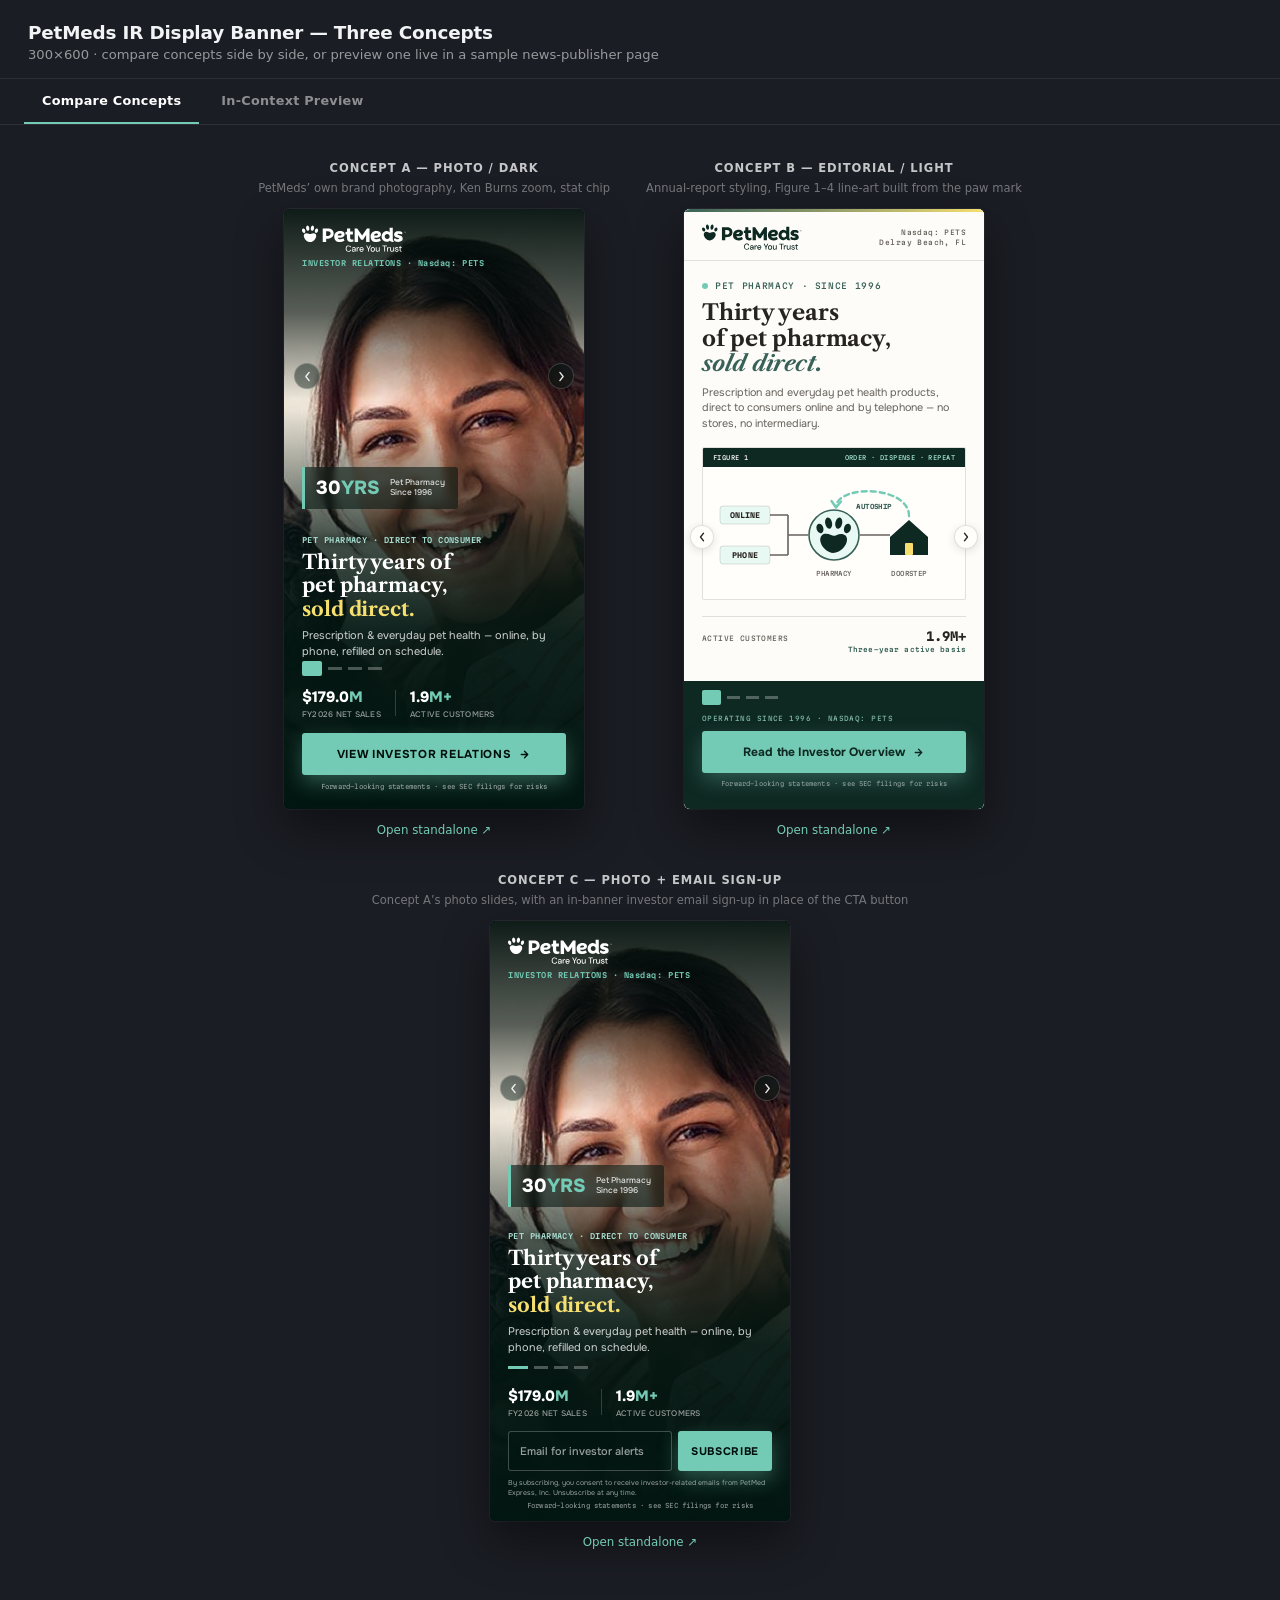
<file: index.html>
<!DOCTYPE html>
<html lang="en">
<head>
<meta name="robots" content="noindex,nofollow">
<meta charset="UTF-8">
<meta name="viewport" content="width=device-width,initial-scale=1">
<title>PetMeds IR Banner — Concept Comparison</title>
<style>
  :root { --ui-accent:oklch(0.78 0.090 176); }
  * { margin:0; padding:0; box-sizing:border-box; }
  html, body {
    height:100%;
    background:#1b1d24;
    font-family:-apple-system, BlinkMacSystemFont, 'Segoe UI', system-ui, sans-serif;
    color:#f2f3f5;
  }
  header {
    padding:22px 28px 16px;
    border-bottom:1px solid rgba(255,255,255,0.08);
  }
  header h1 { font-size:1.15rem; font-weight:700; letter-spacing:-0.01em; }
  header p { margin-top:4px; font-size:0.82rem; color:rgba(255,255,255,0.55); }

  /* ---- tabs ---- */
  .tabs {
    display:flex;
    gap:4px;
    padding:0 24px;
    border-bottom:1px solid rgba(255,255,255,0.08);
  }
  .tab-btn {
    background:none;
    border:0;
    font-family:inherit;
    color:rgba(255,255,255,0.5);
    font-size:0.8rem;
    font-weight:700;
    letter-spacing:0.02em;
    padding:14px 18px;
    cursor:pointer;
    border-bottom:2px solid transparent;
    transition:color 0.15s ease;
  }
  .tab-btn:hover { color:rgba(255,255,255,0.8); }
  .tab-btn.active { color:#fff; border-bottom-color:var(--ui-accent); }
  .tab-panel { display:none; }
  .tab-panel.active { display:block; }

  main {
    display:flex;
    flex-wrap:wrap;
    gap:36px;
    justify-content:center;
    padding:36px 24px 60px;
  }
  .col { display:flex; flex-direction:column; align-items:center; gap:14px; }
  .col h2 {
    font-size:0.72rem;
    font-weight:700;
    letter-spacing:0.08em;
    text-transform:uppercase;
    color:rgba(255,255,255,0.75);
  }
  .col .tag {
    font-size:0.72rem;
    color:rgba(255,255,255,0.4);
    margin-top:-8px;
  }
  .frame-wrap {
    width:300px;
    height:600px;
    border-radius:6px;
    overflow:hidden;
    box-shadow:0 20px 48px rgba(0,0,0,0.45), 0 0 0 1px rgba(255,255,255,0.06);
    background:#000;
  }
  iframe { width:300px; height:600px; border:0; display:block; }
  .col a {
    font-size:0.74rem;
    color:var(--ui-accent);
    text-decoration:none;
  }
  .col a:hover { text-decoration:underline; }

  /* ---- in-context preview panel ---- */
  .preview-intro {
    text-align:center;
    padding:28px 24px 0;
  }
  .preview-intro p {
    font-size:0.82rem;
    color:rgba(255,255,255,0.55);
    max-width:560px;
    margin:0 auto;
  }
  .concept-switch {
    display:flex;
    gap:10px;
    justify-content:center;
    padding:18px 24px 0;
  }
  .concept-btn {
    background:rgba(255,255,255,0.06);
    border:1px solid rgba(255,255,255,0.14);
    color:rgba(255,255,255,0.65);
    font-family:inherit;
    font-size:0.76rem;
    font-weight:700;
    letter-spacing:0.02em;
    padding:9px 16px;
    border-radius:20px;
    cursor:pointer;
    transition:all 0.15s ease;
  }
  .concept-btn:hover { border-color:rgba(255,255,255,0.3); }
  .concept-btn.active { background:var(--ui-accent); border-color:var(--ui-accent); color:#0c1015; }

  .preview-wrap {
    max-width:1180px;
    margin:24px auto 12px;
    padding:0 24px;
  }
  .preview-frame-outer {
    border-radius:6px;
    overflow:hidden;
    box-shadow:0 20px 48px rgba(0,0,0,0.45), 0 0 0 1px rgba(255,255,255,0.06);
  }
  #preview-iframe {
    width:100%;
    height:950px;
    border:0;
    display:block;
    background:#fff;
  }
  .preview-footer {
    text-align:center;
    padding:14px 24px 60px;
  }
  .preview-footer a {
    font-size:0.74rem;
    color:var(--ui-accent);
    text-decoration:none;
  }
  .preview-footer a:hover { text-decoration:underline; }
</style>
</head>
<body>

<header>
  <h1>PetMeds IR Display Banner — Three Concepts</h1>
  <p>300×600 · compare concepts side by side, or preview one live in a sample news-publisher page</p>
</header>

<div class="tabs">
  <button type="button" class="tab-btn active" data-tab="compare">Compare Concepts</button>
  <button type="button" class="tab-btn" data-tab="preview">In-Context Preview</button>
</div>

<section class="tab-panel active" id="tab-compare">
  <main>
    <div class="col">
      <h2>Concept A — Photo / Dark</h2>
      <span class="tag">PetMeds’ own brand photography, Ken Burns zoom, stat chip</span>
      <div class="frame-wrap">
        <iframe src="concept-a-photo/index.html" title="PetMeds banner — photo concept"></iframe>
      </div>
      <a href="concept-a-photo/index.html" target="_blank" rel="noopener">Open standalone ↗</a>
    </div>

    <div class="col">
      <h2>Concept B — Editorial / Light</h2>
      <span class="tag">Annual-report styling, Figure 1–4 line-art built from the paw mark</span>
      <div class="frame-wrap">
        <iframe src="concept-b-editorial/index.html" title="PetMeds banner — editorial concept"></iframe>
      </div>
      <a href="concept-b-editorial/index.html" target="_blank" rel="noopener">Open standalone ↗</a>
    </div>

    <div class="col">
      <h2>Concept C — Photo + Email Sign-up</h2>
      <span class="tag">Concept A’s photo slides, with an in-banner investor email sign-up in place of the CTA button</span>
      <div class="frame-wrap">
        <iframe src="concept-c-dashboard/index.html" title="PetMeds banner — photo + email sign-up concept"></iframe>
      </div>
      <a href="concept-c-dashboard/index.html" target="_blank" rel="noopener">Open standalone ↗</a>
    </div>
  </main>
</section>

<section class="tab-panel" id="tab-preview">
  <div class="preview-intro">
    <p>A sample news-publisher article page with the banner dropped into the right-rail ad slot — the way it would actually sit alongside real editorial content. Switch concepts below.</p>
  </div>

  <div class="concept-switch">
    <button type="button" class="concept-btn active" data-concept="a">Concept A — Photo</button>
    <button type="button" class="concept-btn" data-concept="b">Concept B — Editorial</button>
    <button type="button" class="concept-btn" data-concept="c">Concept C — Email Sign-up</button>
  </div>

  <div class="preview-wrap">
    <div class="preview-frame-outer">
      <iframe id="preview-iframe" src="context-preview/news.html?concept=a" title="PetMeds banner — in-context publisher preview"></iframe>
    </div>
  </div>

  <div class="preview-footer">
    <a id="preview-open-link" href="context-preview/news.html?concept=a" target="_blank" rel="noopener">Open standalone ↗</a>
  </div>
</section>

<script>
  document.querySelectorAll('.tab-btn').forEach(function (btn) {
    btn.addEventListener('click', function () {
      document.querySelectorAll('.tab-btn').forEach(function (b) { b.classList.remove('active') })
      document.querySelectorAll('.tab-panel').forEach(function (p) { p.classList.remove('active') })
      btn.classList.add('active')
      document.getElementById('tab-' + btn.dataset.tab).classList.add('active')
    })
  })

  document.querySelectorAll('.concept-btn').forEach(function (btn) {
    btn.addEventListener('click', function () {
      document.querySelectorAll('.concept-btn').forEach(function (b) { b.classList.remove('active') })
      btn.classList.add('active')
      var url = 'context-preview/news.html?concept=' + btn.dataset.concept
      document.getElementById('preview-iframe').src = url
      document.getElementById('preview-open-link').href = url
    })
  })
</script>

</body>
</html>
</file>
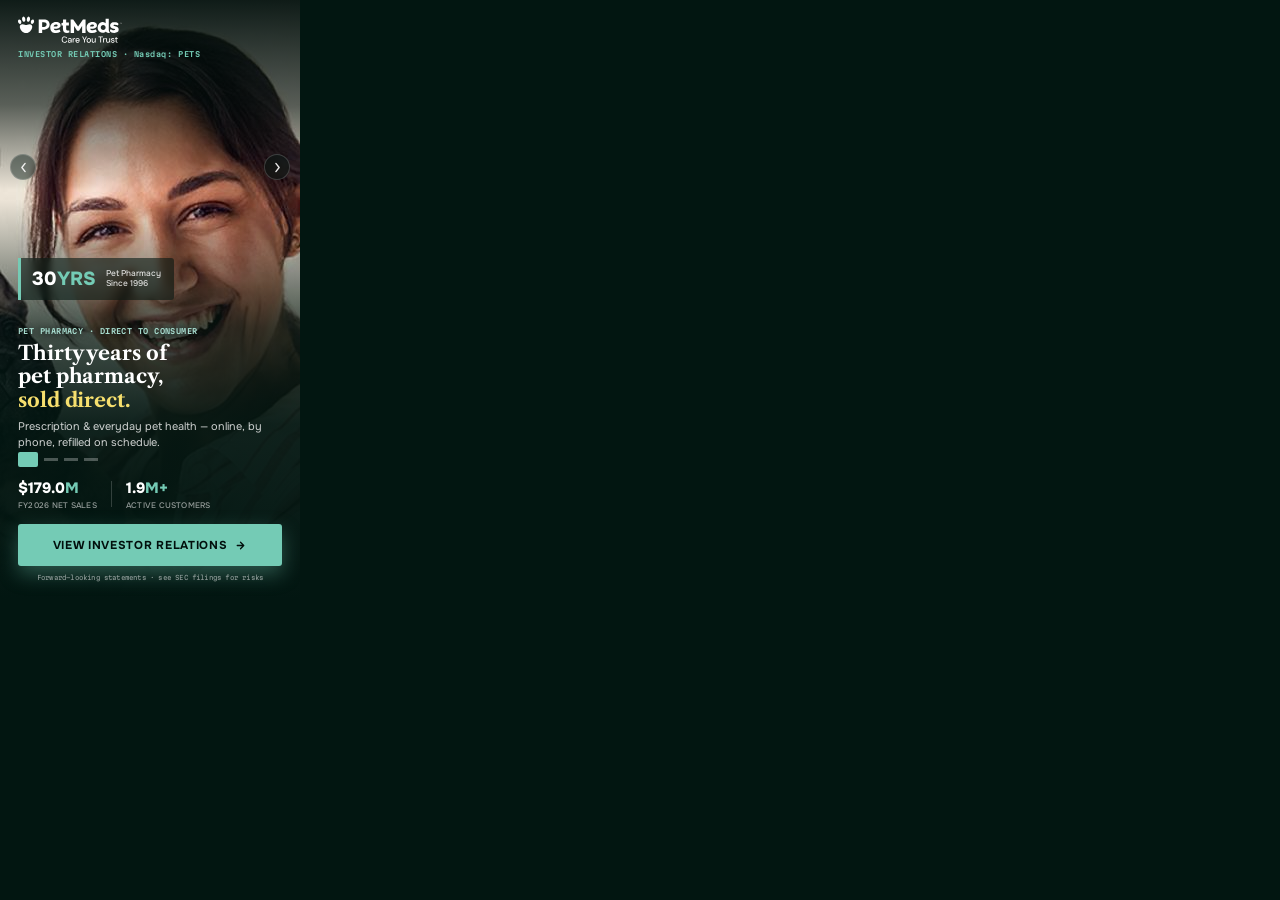
<file: concept-a-photo/index.html>
<!DOCTYPE html>
<html lang="en">
<head>
<meta name="robots" content="noindex,nofollow">
<meta charset="UTF-8">
<meta name="ad.size" content="width=300,height=600">
<meta http-equiv="X-UA-Compatible" content="IE=Edge">
<meta name="viewport" content="width=300,initial-scale=1">
<link rel="icon" href="data:,">
<title>PetMed Express, Inc. — Investor Relations</title>
<link rel="preconnect" href="https://fonts.googleapis.com">
<link rel="preconnect" href="https://fonts.gstatic.com" crossorigin>
<link href="https://fonts.googleapis.com/css2?family=Libre+Caslon+Text:wght@700&family=Onest:wght@400;500;600;700;800&family=Martian+Mono:wght@500;600&display=swap" rel="stylesheet">
<link rel="stylesheet" href="style.css">
</head>
<body>

<!--
  PetMed Express, Inc. — IR display banner, 300x600 — Concept A: Photo / Dark.
  Promotes: https://ir-landing-concepts.netlify.app/1-800-petmeds/
  Full-bleed real photography per slide (Ken Burns zoom + scrims), a
  floating stat chip, persistent logo/ticker chrome, stat row + CTA.
  Every figure is sourced to the IR page or the company's SEC filings
  (see .tmp/fact-sheet.md).
-->

<div id="banner" aria-label="PetMed Express, Inc. investor relations advertisement">

  <div id="slides">

    <!-- Slide 1 — Overview -->
    <section class="slide" data-index="0">
      <img class="slide-bg" src="assets/slide-1.jpg" alt="Smiling woman holding a French bulldog puppy — PetMeds brand photography">
      <div class="slide-scrim-top"></div>
      <div class="slide-scrim-bottom"></div>
      <div class="slide-copy">
        <div class="mid-chip">
          <span class="chip-num">30<em>YRS</em></span>
          <span class="chip-label">Pet Pharmacy<br>Since 1996</span>
        </div>
        <div class="copy-bottom">
          <div class="kicker">Pet Pharmacy · Direct to Consumer</div>
          <h1>Thirty years of<br>pet pharmacy,<br><em>sold&nbsp;direct.</em></h1>
          <p>Prescription &amp; everyday pet health — online, by phone, refilled on schedule.</p>
        </div>
      </div>
    </section>

    <!-- Slide 2 — Recurring base -->
    <section class="slide" data-index="1">
      <img class="slide-bg" src="assets/slide-2.jpg" alt="Dachshund wearing a PetMeds bandana">
      <div class="slide-scrim-top"></div>
      <div class="slide-scrim-bottom"></div>
      <div class="slide-copy">
        <div class="mid-chip">
          <span class="chip-num">62.6<em>%</em></span>
          <span class="chip-label">Recurring Share of<br>Gross Sales · Q4 FY26</span>
        </div>
        <div class="copy-bottom">
          <div class="kicker">Recurring Base · AutoShip</div>
          <h1>Most sales<br>repeat on<br><em>a&nbsp;schedule.</em></h1>
          <p>AutoShip &amp; membership carry the majority of gross sales.</p>
        </div>
      </div>
    </section>

    <!-- Slide 3 — The reset -->
    <section class="slide" data-index="2">
      <img class="slide-bg" src="assets/slide-3.jpg" alt="Ginger cat being brushed">
      <div class="slide-scrim-top"></div>
      <div class="slide-scrim-bottom"></div>
      <div class="slide-copy">
        <div class="mid-chip">
          <span class="chip-num">−15<em>%</em></span>
          <span class="chip-label">Cost to Acquire a<br>New Customer · YoY</span>
        </div>
        <div class="copy-bottom">
          <div class="kicker">The Reset · Q1 FY2027</div>
          <h1>Leaner costs,<br>smarter spend,<br><em>new&nbsp;systems.</em></h1>
          <p>70,000 new customers · G&amp;A down nearly 14% · SAP ERP rollout complete.</p>
        </div>
      </div>
    </section>

    <!-- Slide 4 — Financials -->
    <section class="slide" data-index="3">
      <img class="slide-bg" src="assets/slide-4.jpg" alt="Long-haired dachshund reaching for treats">
      <div class="slide-scrim-top"></div>
      <div class="slide-scrim-bottom"></div>
      <div class="slide-copy">
        <div class="mid-chip">
          <span class="chip-num">$41.0<em>M</em></span>
          <span class="chip-label">Q1 FY2027<br>Net Sales</span>
        </div>
        <div class="copy-bottom">
          <div class="kicker">Financials · Quarterly Net Sales</div>
          <h1>Three quarters<br>of net sales<br><em>holding&nbsp;steady.</em></h1>
          <p>$40.7M → $42.8M → $41.0M. Company goal: a clear path back to sustainable profitability.</p>
        </div>
      </div>
    </section>

  </div>

  <!-- Persistent chrome — sits above the rotating slides -->
  <header id="top-bar" class="reveal" data-delay="0">
    <div id="logo">
      <svg class="mark" viewBox="0 0 432 114" fill="currentColor" role="img" aria-label="PetMeds"><path d="M414.37 110.61V107.52H412.28C411.22 107.52 410.47 107.33 410.05 106.95C409.61 106.58 409.39 105.87 409.39 104.83V95.38H414.55V92.29H409.39V87.71H406.23L405.79 92.29H402.65V95.38H405.79V104.79C405.79 106.24 406.02 107.39 406.48 108.24C406.93 109.09 407.58 109.69 408.42 110.06C409.27 110.42 410.25 110.61 411.38 110.61H414.38H414.37ZM397.77 110.32C398.84 109.83 399.67 109.16 400.25 108.29C400.84 107.41 401.12 106.41 401.1 105.27C401.1 103.96 400.8 102.96 400.2 102.25C399.6 101.55 398.8 101.02 397.79 100.66C396.78 100.29 395.64 99.99 394.36 99.75C393.47 99.56 392.72 99.34 392.11 99.11C391.49 98.88 391.03 98.6 390.72 98.26C390.4 97.92 390.25 97.53 390.25 97.09C390.25 96.41 390.53 95.87 391.08 95.46C391.63 95.05 392.43 94.84 393.46 94.84C394.49 94.84 395.32 95.07 395.95 95.51C396.57 95.96 396.93 96.6 397.03 97.42H400.52C400.31 95.65 399.58 94.29 398.36 93.32C397.14 92.35 395.51 91.87 393.5 91.87C392.1 91.87 390.9 92.11 389.87 92.58C388.85 93.05 388.06 93.7 387.51 94.54C386.96 95.37 386.68 96.31 386.68 97.35C386.68 98.22 386.87 98.95 387.22 99.55C387.58 100.15 388.07 100.63 388.68 101.02C389.29 101.41 389.99 101.72 390.77 101.98C391.55 102.23 392.36 102.44 393.2 102.59C394.09 102.75 394.85 102.94 395.49 103.15C396.13 103.35 396.61 103.63 396.93 103.98C397.26 104.34 397.42 104.85 397.42 105.53C397.42 105.99 397.3 106.42 397.06 106.82C396.82 107.22 396.44 107.54 395.93 107.77C395.41 108 394.76 108.11 393.96 108.11C393.12 108.11 392.39 107.97 391.78 107.68C391.17 107.39 390.69 107 390.35 106.52C389.99 106.03 389.76 105.5 389.64 104.92H385.97C386.11 106.15 386.52 107.23 387.19 108.15C387.86 109.08 388.77 109.79 389.93 110.3C391.08 110.81 392.43 111.06 393.96 111.06C395.49 111.06 396.7 110.82 397.76 110.33M376.85 110.1C377.91 109.47 378.71 108.59 379.26 107.48L379.51 110.61H382.72V92.29H379.12V102.07C379.12 103.33 378.9 104.4 378.47 105.26C378.03 106.13 377.44 106.8 376.68 107.27C375.93 107.72 375.08 107.96 374.14 107.96C372.75 107.96 371.68 107.52 370.94 106.65C370.19 105.78 369.82 104.48 369.82 102.77V92.3H366.21V103.17C366.21 104.93 366.5 106.4 367.06 107.56C367.63 108.72 368.43 109.6 369.48 110.18C370.52 110.77 371.75 111.05 373.17 111.05C374.59 111.05 375.79 110.73 376.85 110.11M357.06 110.61V101.49C357.06 100.37 357.2 99.44 357.49 98.69C357.78 97.93 358.19 97.34 358.7 96.9C359.22 96.47 359.81 96.16 360.48 95.98C361.16 95.79 361.86 95.7 362.61 95.7H363.91V91.85C362.77 91.85 361.78 92.01 360.89 92.32C360.01 92.64 359.26 93.08 358.61 93.65C357.96 94.22 357.43 94.92 357.02 95.74L356.7 92.28H353.45V110.6H357.06V110.61ZM345.16 110.61V88.15H352.66V85.18H334.09V88.15H341.56V110.61H345.16ZM316.9 110.1C317.96 109.47 318.76 108.59 319.32 107.48L319.57 110.61H322.78V92.29H319.18V102.07C319.18 103.33 318.96 104.4 318.53 105.26C318.1 106.13 317.51 106.8 316.75 107.27C315.99 107.72 315.15 107.96 314.21 107.96C312.82 107.96 311.75 107.52 311 106.65C310.26 105.78 309.88 104.48 309.88 102.77V92.3H306.28V103.17C306.28 104.93 306.56 106.4 307.13 107.56C307.69 108.72 308.5 109.6 309.55 110.18C310.6 110.77 311.83 111.05 313.25 111.05C314.67 111.05 315.86 110.73 316.92 110.11M291.36 107.19C290.56 106.7 289.91 105.98 289.42 105.03C288.92 104.07 288.68 102.88 288.68 101.45C288.68 100.01 288.92 98.83 289.42 97.87C289.91 96.91 290.57 96.19 291.38 95.7C292.2 95.22 293.09 94.98 294.05 94.98C295.01 94.98 295.9 95.22 296.7 95.7C297.5 96.19 298.15 96.91 298.63 97.87C299.11 98.83 299.35 100.01 299.35 101.45C299.35 102.88 299.11 104.07 298.61 105.03C298.12 105.98 297.47 106.7 296.67 107.19C295.86 107.68 294.96 107.92 293.98 107.92C292.99 107.92 292.17 107.68 291.36 107.19ZM298.63 109.84C300.01 109.04 301.08 107.93 301.86 106.5C302.64 105.07 303.03 103.39 303.03 101.45C303.03 99.52 302.64 97.83 301.86 96.4C301.08 94.97 300.01 93.86 298.67 93.06C297.33 92.26 295.79 91.86 294.05 91.86C292.32 91.86 290.81 92.26 289.44 93.06C288.07 93.86 286.99 94.98 286.2 96.42C285.41 97.86 285.01 99.55 285.01 101.49C285.01 103.42 285.4 105.05 286.18 106.48C286.96 107.92 288.03 109.04 289.39 109.84C290.75 110.65 292.28 111.05 293.99 111.05C295.7 111.05 297.27 110.65 298.64 109.84M278.19 110.61V101.16L286.48 85.18H282.45L275.96 98.55H276.86L270.33 85.18H266.26L274.59 101.16V110.61H278.19ZM251.39 110.28C252.48 109.77 253.4 109.07 254.15 108.19C254.89 107.31 255.42 106.31 255.73 105.19H252.13C251.77 106.06 251.21 106.76 250.47 107.26C249.73 107.77 248.78 108.02 247.62 108.02C246.66 108.02 245.78 107.78 244.96 107.31C244.14 106.84 243.49 106.14 242.99 105.2C242.5 104.27 242.26 103.13 242.26 101.77V100.76C242.26 99.45 242.5 98.36 242.99 97.5C243.49 96.64 244.14 95.99 244.96 95.54C245.78 95.09 246.68 94.87 247.66 94.87C249.05 94.87 250.22 95.3 251.16 96.16C252.1 97.02 252.6 98.22 252.67 99.74H241.35V102.32H256.2C256.22 101.98 256.24 101.67 256.25 101.39C256.27 101.11 256.27 100.86 256.27 100.61C256.27 99.01 255.92 97.55 255.23 96.23C254.53 94.91 253.54 93.85 252.27 93.05C251 92.25 249.47 91.85 247.69 91.85C245.91 91.85 244.35 92.26 243 93.07C241.66 93.89 240.61 95.01 239.85 96.45C239.09 97.89 238.72 99.58 238.72 101.53C238.72 103.47 239.09 105.07 239.85 106.5C240.61 107.94 241.66 109.04 243 109.84C244.35 110.65 245.89 111.05 247.62 111.05C249.04 111.05 250.29 110.79 251.39 110.28M230.54 110.61V101.49C230.54 100.37 230.69 99.44 230.98 98.69C231.27 97.93 231.67 97.34 232.18 96.9C232.7 96.47 233.29 96.16 233.96 95.98C234.64 95.79 235.34 95.7 236.09 95.7H237.39V91.85C236.26 91.85 235.26 92.01 234.38 92.32C233.5 92.64 232.74 93.08 232.09 93.65C231.44 94.22 230.91 94.92 230.5 95.74L230.18 92.28H226.94V110.6H230.54V110.61ZM212.38 107.73C211.85 107.49 211.45 107.16 211.17 106.74C210.89 106.31 210.75 105.79 210.75 105.19C210.75 104.59 210.9 104.1 211.19 103.67C211.48 103.23 211.94 102.88 212.58 102.63C213.21 102.38 214.05 102.25 215.08 102.25H219.37V102.36C219.34 103.09 219.22 103.79 218.99 104.49C218.76 105.18 218.42 105.79 217.98 106.34C217.53 106.88 217 107.31 216.37 107.63C215.75 107.95 215.05 108.1 214.28 108.1C213.51 108.1 212.9 107.98 212.37 107.74M215.71 110.77C216.35 110.58 216.91 110.34 217.4 110.02C217.9 109.71 218.32 109.33 218.69 108.9C219.05 108.46 219.36 108 219.63 107.52L219.92 110.61H223.05V99.27C223.05 97.75 222.76 96.43 222.17 95.33C221.58 94.23 220.71 93.37 219.55 92.77C218.4 92.16 216.98 91.86 215.27 91.86C213.97 91.86 212.74 92.11 211.59 92.6C210.44 93.1 209.5 93.8 208.76 94.71C208.03 95.62 207.59 96.72 207.45 98H211.05C211.24 96.98 211.73 96.21 212.49 95.69C213.26 95.17 214.19 94.91 215.27 94.91C216.2 94.91 216.98 95.08 217.59 95.43C218.2 95.78 218.66 96.31 218.98 97.01C219.29 97.71 219.44 98.59 219.44 99.66H214.72C213.11 99.66 211.73 99.89 210.58 100.35C209.42 100.82 208.53 101.47 207.91 102.33C207.28 103.2 206.97 104.23 206.97 105.44C206.97 106.44 207.21 107.36 207.69 108.22C208.18 109.08 208.91 109.77 209.89 110.28C210.88 110.79 212.12 111.04 213.6 111.04C214.37 111.04 215.08 110.95 215.71 110.77ZM200.64 108.92C202.47 107.5 203.65 105.53 204.16 103.01H200.19C199.83 104.49 199.09 105.66 197.98 106.52C196.86 107.38 195.35 107.81 193.45 107.81C191.75 107.81 190.27 107.42 189.02 106.63C187.77 105.85 186.81 104.71 186.14 103.22C185.46 101.72 185.13 99.95 185.13 97.89C185.13 95.83 185.46 94.06 186.14 92.59C186.81 91.11 187.77 89.97 189.02 89.18C190.27 88.37 191.75 87.97 193.45 87.97C195.35 87.97 196.86 88.43 197.98 89.32C199.09 90.22 199.83 91.42 200.19 92.92H204.16C203.65 90.33 202.48 88.32 200.64 86.89C198.8 85.46 196.4 84.75 193.45 84.75C190.98 84.75 188.84 85.3 187.05 86.4C185.26 87.5 183.88 89.04 182.91 91.03C181.94 93.02 181.45 95.31 181.45 97.9C181.45 100.49 181.94 102.81 182.91 104.78C183.88 106.76 185.26 108.29 187.05 109.39C188.84 110.49 190.98 111.05 193.45 111.05C196.41 111.05 198.8 110.34 200.64 108.92Z"/><path d="M104.85 45.48C103.27 45.48 101.77 45.46 100.33 45.42V26.24H107.5C114.26 26.24 118.74 29.8 118.74 35.36C118.74 35.66 118.73 35.95 118.7 36.23C118.46 38.69 116.71 45.48 104.84 45.48M107.21 14.43H86.06V70.39H100.33V56.87C102.33 56.89 104.27 56.89 105.85 56.89C105.85 56.89 107.55 56.98 110.07 56.68C123.26 55.34 131.53 47.54 131.53 35.4C131.53 22.52 122.24 14.43 107.21 14.43Z"/><path d="M164.66 39.93C164.66 40.59 164.43 41.12 163.95 41.58C161.54 43.89 153.85 43.68 148.31 43.45C148.64 40.05 150.43 35.27 157.88 35.27C162.25 35.27 164.66 36.92 164.66 39.93ZM176.92 40.53C177.34 36.68 176.26 33.19 173.78 30.44C170.41 26.69 164.71 24.63 157.72 24.63C143.34 24.63 134.05 33.93 134.05 48.31C134.05 55.03 136.34 60.96 140.5 65C144.6 68.99 150.22 71 157.21 71C157.53 71 157.84 71 158.16 70.99C164.33 70.82 170.33 68.94 176.01 65.41L176.65 65L172.7 56.21L171.89 56.58C165.74 59.38 157.32 60.93 152.35 58.12C150.39 57 149.14 55.26 148.65 52.94C156.91 53.36 175.39 53.76 176.91 40.53"/><path d="M213.19 59.75L212.29 59.87C209.96 60.19 205.61 60.77 202.79 59.33C200.35 58.04 200.07 54.26 200.07 51.52V39.32H211.4V27.36H200.07V14.03L187.08 14.17L187.06 27.91L180.63 29.42V39.32H186.53V50.89C186.53 64.61 192.03 71 203.84 71C207.2 71 210.4 70.32 213.07 69.02L213.56 68.79L213.18 59.75L213.19 59.75Z"/><path d="M249.64 44L229.29 14.43H218.65V70.69H232.92L232.84 41.81L245.67 61.6V61.68H253.61V61.6L266.36 41.98V70.69H280.63V14.43H269.99L249.64 44Z"/><path d="M403.55 42.62L400.9 41.94C399.3 41.54 398.22 41.14 397.66 40.72C397.09 40.3 396.82 39.77 396.84 39.15C396.87 38.23 397.41 37.57 398.46 37.18C399.5 36.78 400.97 36.61 402.87 36.67C403.79 36.7 404.81 36.82 405.92 37.02C407.03 37.23 408.13 37.48 409.22 37.77C410.3 38.06 411.29 38.38 412.2 38.73C413.11 39.07 413.79 39.39 414.24 39.7C415 39.09 415.65 38.32 416.17 37.39C416.69 36.46 416.96 35.34 417.01 34.02C417.05 32.64 416.69 31.45 415.91 30.41C415.14 29.39 414.08 28.53 412.72 27.86C411.36 27.19 409.75 26.66 407.89 26.29C406.04 25.92 404.05 25.7 401.92 25.63C399.11 25.54 396.53 25.77 394.18 26.33C391.83 26.89 389.81 27.71 388.11 28.81C386.4 29.9 385.07 31.29 384.09 32.98C383.12 34.67 382.6 36.58 382.53 38.69C382.41 42.59 383.53 45.62 385.91 47.79C388.29 49.96 391.96 51.61 396.92 52.74L399.49 53.33C401.09 53.67 402.23 54.08 402.91 54.56C403.58 55.04 403.9 55.68 403.88 56.48C403.85 57.34 403.36 58.01 402.4 58.5C401.43 58.99 400.06 59.2 398.28 59.15C395.46 59.06 392.99 58.62 390.86 57.84C388.73 57.05 386.84 56.18 385.21 55.21C384.38 55.82 383.66 56.58 383.06 57.51C382.45 58.43 382.13 59.58 382.09 60.96C382.04 62.45 382.42 63.75 383.22 64.87C384.01 65.98 385.13 66.92 386.58 67.68C388.02 68.44 389.77 69.03 391.83 69.44C393.88 69.84 396.12 70.09 398.53 70.16C404.91 70.37 409.77 69.28 413.13 66.92C416.47 64.57 418.22 61.21 418.36 56.85C418.47 53.36 417.4 50.47 415.14 48.19C412.88 45.92 409.01 44.06 403.54 42.62"/><path d="M315.63 39.93C315.63 40.59 315.4 41.12 314.92 41.58C312.51 43.89 304.82 43.68 299.28 43.45C299.62 40.05 301.41 35.27 308.86 35.27C313.23 35.27 315.63 36.92 315.63 39.93ZM327.89 40.53C328.32 36.68 327.23 33.19 324.75 30.44C321.39 26.69 315.68 24.63 308.69 24.63C294.31 24.63 285.03 33.93 285.03 48.31C285.03 55.03 287.32 60.96 291.48 65C295.58 68.99 301.19 71 308.19 71C308.5 71 308.82 71 309.13 70.99C315.3 70.82 321.31 68.94 326.98 65.41L327.63 65L323.68 56.21L322.87 56.58C316.72 59.38 308.3 60.93 303.33 58.12C301.36 57 300.12 55.26 299.63 52.94C307.89 53.36 326.37 53.76 327.89 40.53"/><path d="M354.4 57.86C348.64 58.17 343.69 53.3 343.68 47.57C343.68 42.1 348.16 37.25 353.84 37.25C359.53 37.25 364 42.11 364 47.57C364.01 52.89 359.77 57.58 354.4 57.86ZM382.07 68.34C380.19 67.6 377.14 64.53 377.14 56.58V11.7H364V29.77C358.78 25.29 352.58 25.16 351.74 25.16C343.37 25.13 338.14 30.81 336.76 32.31C333.36 36 332.02 39.98 331.46 42.16C330.97 44.06 330.43 47.13 330.89 50.87C331.09 52.47 331.72 57.07 334.97 61.43C335.41 62.02 342.25 70.86 353.06 69.91C359.17 69.37 363.34 65.99 365.17 64.22C365.71 65.08 366.68 66.55 367.72 67.55C370.82 70.72 378.2 71.09 380.98 69.82C381.7 69.5 381.92 69.3 382.16 69.09C382.41 68.87 382.39 68.47 382.07 68.34"/><path d="M423.82 28H422.09V27.55H426.06V28H424.33V32.45H423.82V28Z"/><path d="M431.57 27.55L429.46 31.18L427.32 27.55H426.9V32.45H427.39V28.55L429.32 31.83H429.57L431.5 28.53V32.45H432V27.55H431.57Z"/><path d="M15.33 62.42C21.55 68.89 29.48 71.97 35.52 70.83C40.45 70.21 45.93 67.53 50.61 63.07C59.32 54.75 61.9 43.34 56.37 37.59C52.42 33.48 45.39 33.38 38.52 36.7C35.3 38.25 31.55 38.18 28.39 36.5C21.71 32.97 14.76 32.8 10.66 36.72C4.9 42.23 6.98 53.74 15.33 62.42"/><path d="M53.6 22.14C54.95 17.16 58.93 13.85 62.49 14.75C66.05 15.64 67.85 20.41 66.49 25.39C65.14 30.36 61.15 33.68 57.59 32.78C54.03 31.89 52.24 27.12 53.6 22.15"/><path d="M36.67 12.6C37.64 6.59 41.38 2.12 45.02 2.61C48.65 3.1 50.82 8.36 49.85 14.36C48.88 20.37 45.14 24.83 41.5 24.35C37.86 23.86 35.69 18.6 36.67 12.6Z"/><path d="M13.35 22.14C12 17.16 8.01 13.85 4.45 14.75C0.89 15.64 -0.9 20.41 0.45 25.39C1.8 30.36 5.79 33.68 9.35 32.78C12.91 31.89 14.7 27.12 13.34 22.15"/><path d="M30.28 12.6C29.31 6.59 25.57 2.12 21.93 2.61C18.29 3.1 16.12 8.36 17.1 14.36C18.07 20.37 21.8 24.83 25.45 24.35C29.09 23.86 31.25 18.6 30.28 12.6Z"/></svg>
    </div>
    <div id="eyebrow">INVESTOR&nbsp;RELATIONS&nbsp;·&nbsp;Nasdaq:&nbsp;PETS</div>
  </header>

  <button type="button" class="nav-arrow" id="arrow-prev" aria-label="Previous slide">
    <svg viewBox="0 0 16 16"><path d="M10 3 6 8l4 5" stroke="currentColor" stroke-width="1.7" fill="none" stroke-linecap="round" stroke-linejoin="round"/></svg>
  </button>
  <button type="button" class="nav-arrow" id="arrow-next" aria-label="Next slide">
    <svg viewBox="0 0 16 16"><path d="M6 3l4 5-4 5" stroke="currentColor" stroke-width="1.7" fill="none" stroke-linecap="round" stroke-linejoin="round"/></svg>
  </button>

  <div id="bottom-fixed" class="reveal" data-delay="4">
    <div id="dots" role="tablist" aria-label="Slide selector">
      <button class="dot active" data-index="0" aria-label="Slide 1: Overview"></button>
      <button class="dot" data-index="1" aria-label="Slide 2: Recurring base"></button>
      <button class="dot" data-index="2" aria-label="Slide 3: The reset"></button>
      <button class="dot" data-index="3" aria-label="Slide 4: Financials"></button>
    </div>

    <div id="stat-row">
      <div class="stat">
        <span class="stat-num">$179.0<em>M</em></span>
        <span class="stat-label">FY2026 Net Sales</span>
      </div>
      <div class="stat-div"></div>
      <div class="stat">
        <span class="stat-num">1.9<em>M+</em></span>
        <span class="stat-label">Active Customers</span>
      </div>
    </div>

    <a href="#" id="cta">
      <span>View Investor Relations</span>
      <svg viewBox="0 0 16 16" id="cta-arrow" aria-hidden="true"><path d="M4 8h8M8 4l4 4-4 4" stroke="currentColor" stroke-width="1.6" fill="none" stroke-linecap="round" stroke-linejoin="round"/></svg>
    </a>
    <p id="disclosure">Forward-looking statements · see SEC filings for risks</p>
  </div>

  <!-- Standard HTML5-ad click-tag plumbing -->
  <div id="click-tag-wrapper"></div>
</div>

<script src="script.js"></script>
</body>
</html>
</file>
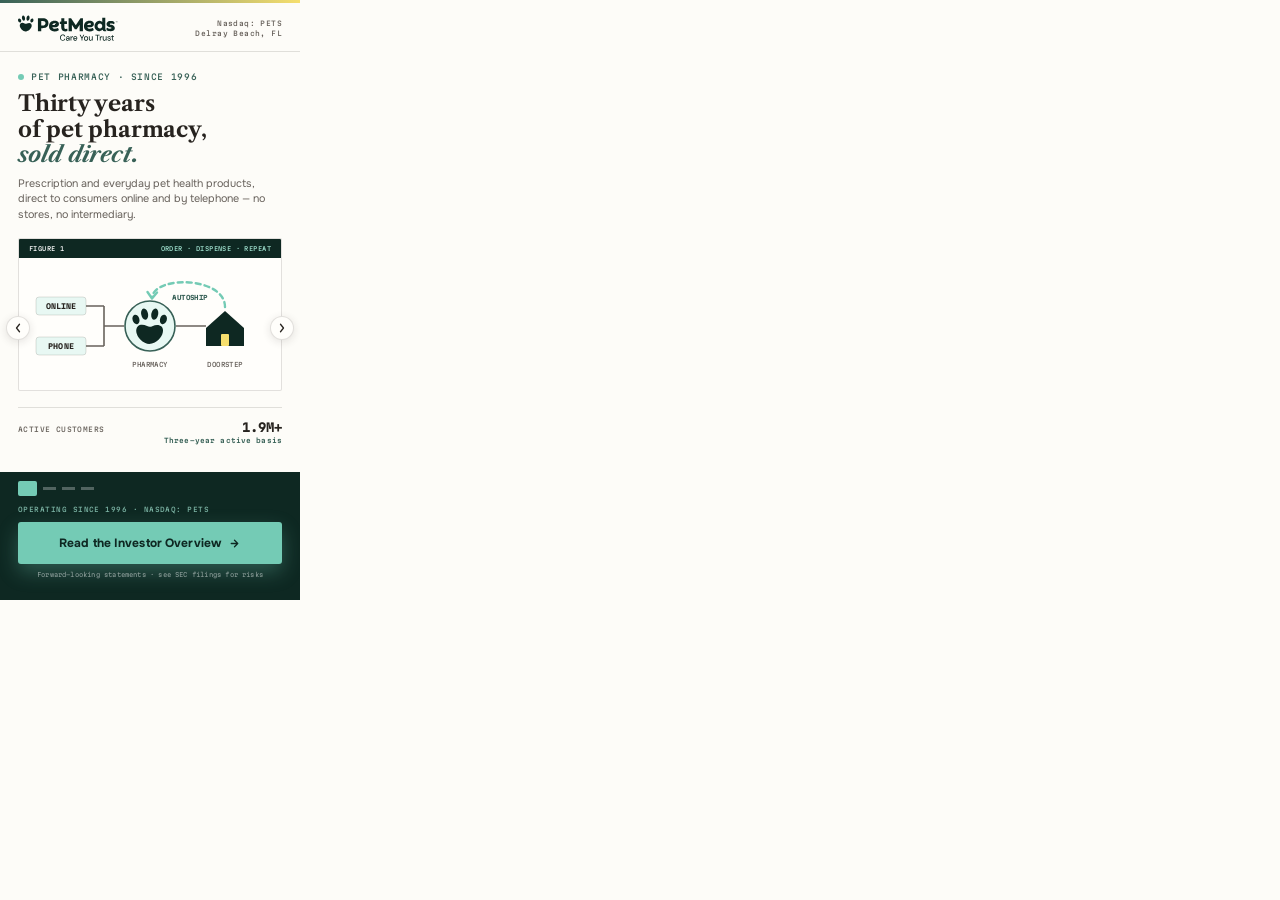
<file: concept-b-editorial/index.html>
<!DOCTYPE html>
<html lang="en">
<head>
<meta name="robots" content="noindex,nofollow">
<meta charset="UTF-8">
<meta name="ad.size" content="width=300,height=600">
<meta http-equiv="X-UA-Compatible" content="IE=Edge">
<meta name="viewport" content="width=300,initial-scale=1">
<link rel="icon" href="data:,">
<title>PetMed Express, Inc. — Investor Overview</title>
<link rel="preconnect" href="https://fonts.googleapis.com">
<link rel="preconnect" href="https://fonts.gstatic.com" crossorigin>
<link href="https://fonts.googleapis.com/css2?family=Libre+Caslon+Text:ital,wght@0,700;1,700&family=Onest:wght@400;500;600;700&family=Martian+Mono:wght@400;500;600;700&display=swap" rel="stylesheet">
<link rel="stylesheet" href="style.css">
</head>
<body>

<!--
  PetMed Express, Inc. — IR display banner, 300x600 — Concept B: Editorial / Light.
  Promotes: https://ir-landing-concepts.netlify.app/1-800-petmeds/
  Annual-report styling: serif headlines, mono figure captions, light
  paper body, one inline-SVG "Figure N" schematic per slide (same line
  weight/colour language across all four), dark closing CTA band.
  Every figure is sourced to the IR page or SEC filings (.tmp/fact-sheet.md).
-->

<div id="banner" aria-label="PetMed Express, Inc. investor relations advertisement">

  <div id="top-rule"></div>

  <header id="top-bar" class="reveal" data-delay="0">
    <div id="logo">
      <svg class="mark" viewBox="0 0 432 114" fill="currentColor" role="img" aria-label="PetMeds"><path d="M414.37 110.61V107.52H412.28C411.22 107.52 410.47 107.33 410.05 106.95C409.61 106.58 409.39 105.87 409.39 104.83V95.38H414.55V92.29H409.39V87.71H406.23L405.79 92.29H402.65V95.38H405.79V104.79C405.79 106.24 406.02 107.39 406.48 108.24C406.93 109.09 407.58 109.69 408.42 110.06C409.27 110.42 410.25 110.61 411.38 110.61H414.38H414.37ZM397.77 110.32C398.84 109.83 399.67 109.16 400.25 108.29C400.84 107.41 401.12 106.41 401.1 105.27C401.1 103.96 400.8 102.96 400.2 102.25C399.6 101.55 398.8 101.02 397.79 100.66C396.78 100.29 395.64 99.99 394.36 99.75C393.47 99.56 392.72 99.34 392.11 99.11C391.49 98.88 391.03 98.6 390.72 98.26C390.4 97.92 390.25 97.53 390.25 97.09C390.25 96.41 390.53 95.87 391.08 95.46C391.63 95.05 392.43 94.84 393.46 94.84C394.49 94.84 395.32 95.07 395.95 95.51C396.57 95.96 396.93 96.6 397.03 97.42H400.52C400.31 95.65 399.58 94.29 398.36 93.32C397.14 92.35 395.51 91.87 393.5 91.87C392.1 91.87 390.9 92.11 389.87 92.58C388.85 93.05 388.06 93.7 387.51 94.54C386.96 95.37 386.68 96.31 386.68 97.35C386.68 98.22 386.87 98.95 387.22 99.55C387.58 100.15 388.07 100.63 388.68 101.02C389.29 101.41 389.99 101.72 390.77 101.98C391.55 102.23 392.36 102.44 393.2 102.59C394.09 102.75 394.85 102.94 395.49 103.15C396.13 103.35 396.61 103.63 396.93 103.98C397.26 104.34 397.42 104.85 397.42 105.53C397.42 105.99 397.3 106.42 397.06 106.82C396.82 107.22 396.44 107.54 395.93 107.77C395.41 108 394.76 108.11 393.96 108.11C393.12 108.11 392.39 107.97 391.78 107.68C391.17 107.39 390.69 107 390.35 106.52C389.99 106.03 389.76 105.5 389.64 104.92H385.97C386.11 106.15 386.52 107.23 387.19 108.15C387.86 109.08 388.77 109.79 389.93 110.3C391.08 110.81 392.43 111.06 393.96 111.06C395.49 111.06 396.7 110.82 397.76 110.33M376.85 110.1C377.91 109.47 378.71 108.59 379.26 107.48L379.51 110.61H382.72V92.29H379.12V102.07C379.12 103.33 378.9 104.4 378.47 105.26C378.03 106.13 377.44 106.8 376.68 107.27C375.93 107.72 375.08 107.96 374.14 107.96C372.75 107.96 371.68 107.52 370.94 106.65C370.19 105.78 369.82 104.48 369.82 102.77V92.3H366.21V103.17C366.21 104.93 366.5 106.4 367.06 107.56C367.63 108.72 368.43 109.6 369.48 110.18C370.52 110.77 371.75 111.05 373.17 111.05C374.59 111.05 375.79 110.73 376.85 110.11M357.06 110.61V101.49C357.06 100.37 357.2 99.44 357.49 98.69C357.78 97.93 358.19 97.34 358.7 96.9C359.22 96.47 359.81 96.16 360.48 95.98C361.16 95.79 361.86 95.7 362.61 95.7H363.91V91.85C362.77 91.85 361.78 92.01 360.89 92.32C360.01 92.64 359.26 93.08 358.61 93.65C357.96 94.22 357.43 94.92 357.02 95.74L356.7 92.28H353.45V110.6H357.06V110.61ZM345.16 110.61V88.15H352.66V85.18H334.09V88.15H341.56V110.61H345.16ZM316.9 110.1C317.96 109.47 318.76 108.59 319.32 107.48L319.57 110.61H322.78V92.29H319.18V102.07C319.18 103.33 318.96 104.4 318.53 105.26C318.1 106.13 317.51 106.8 316.75 107.27C315.99 107.72 315.15 107.96 314.21 107.96C312.82 107.96 311.75 107.52 311 106.65C310.26 105.78 309.88 104.48 309.88 102.77V92.3H306.28V103.17C306.28 104.93 306.56 106.4 307.13 107.56C307.69 108.72 308.5 109.6 309.55 110.18C310.6 110.77 311.83 111.05 313.25 111.05C314.67 111.05 315.86 110.73 316.92 110.11M291.36 107.19C290.56 106.7 289.91 105.98 289.42 105.03C288.92 104.07 288.68 102.88 288.68 101.45C288.68 100.01 288.92 98.83 289.42 97.87C289.91 96.91 290.57 96.19 291.38 95.7C292.2 95.22 293.09 94.98 294.05 94.98C295.01 94.98 295.9 95.22 296.7 95.7C297.5 96.19 298.15 96.91 298.63 97.87C299.11 98.83 299.35 100.01 299.35 101.45C299.35 102.88 299.11 104.07 298.61 105.03C298.12 105.98 297.47 106.7 296.67 107.19C295.86 107.68 294.96 107.92 293.98 107.92C292.99 107.92 292.17 107.68 291.36 107.19ZM298.63 109.84C300.01 109.04 301.08 107.93 301.86 106.5C302.64 105.07 303.03 103.39 303.03 101.45C303.03 99.52 302.64 97.83 301.86 96.4C301.08 94.97 300.01 93.86 298.67 93.06C297.33 92.26 295.79 91.86 294.05 91.86C292.32 91.86 290.81 92.26 289.44 93.06C288.07 93.86 286.99 94.98 286.2 96.42C285.41 97.86 285.01 99.55 285.01 101.49C285.01 103.42 285.4 105.05 286.18 106.48C286.96 107.92 288.03 109.04 289.39 109.84C290.75 110.65 292.28 111.05 293.99 111.05C295.7 111.05 297.27 110.65 298.64 109.84M278.19 110.61V101.16L286.48 85.18H282.45L275.96 98.55H276.86L270.33 85.18H266.26L274.59 101.16V110.61H278.19ZM251.39 110.28C252.48 109.77 253.4 109.07 254.15 108.19C254.89 107.31 255.42 106.31 255.73 105.19H252.13C251.77 106.06 251.21 106.76 250.47 107.26C249.73 107.77 248.78 108.02 247.62 108.02C246.66 108.02 245.78 107.78 244.96 107.31C244.14 106.84 243.49 106.14 242.99 105.2C242.5 104.27 242.26 103.13 242.26 101.77V100.76C242.26 99.45 242.5 98.36 242.99 97.5C243.49 96.64 244.14 95.99 244.96 95.54C245.78 95.09 246.68 94.87 247.66 94.87C249.05 94.87 250.22 95.3 251.16 96.16C252.1 97.02 252.6 98.22 252.67 99.74H241.35V102.32H256.2C256.22 101.98 256.24 101.67 256.25 101.39C256.27 101.11 256.27 100.86 256.27 100.61C256.27 99.01 255.92 97.55 255.23 96.23C254.53 94.91 253.54 93.85 252.27 93.05C251 92.25 249.47 91.85 247.69 91.85C245.91 91.85 244.35 92.26 243 93.07C241.66 93.89 240.61 95.01 239.85 96.45C239.09 97.89 238.72 99.58 238.72 101.53C238.72 103.47 239.09 105.07 239.85 106.5C240.61 107.94 241.66 109.04 243 109.84C244.35 110.65 245.89 111.05 247.62 111.05C249.04 111.05 250.29 110.79 251.39 110.28M230.54 110.61V101.49C230.54 100.37 230.69 99.44 230.98 98.69C231.27 97.93 231.67 97.34 232.18 96.9C232.7 96.47 233.29 96.16 233.96 95.98C234.64 95.79 235.34 95.7 236.09 95.7H237.39V91.85C236.26 91.85 235.26 92.01 234.38 92.32C233.5 92.64 232.74 93.08 232.09 93.65C231.44 94.22 230.91 94.92 230.5 95.74L230.18 92.28H226.94V110.6H230.54V110.61ZM212.38 107.73C211.85 107.49 211.45 107.16 211.17 106.74C210.89 106.31 210.75 105.79 210.75 105.19C210.75 104.59 210.9 104.1 211.19 103.67C211.48 103.23 211.94 102.88 212.58 102.63C213.21 102.38 214.05 102.25 215.08 102.25H219.37V102.36C219.34 103.09 219.22 103.79 218.99 104.49C218.76 105.18 218.42 105.79 217.98 106.34C217.53 106.88 217 107.31 216.37 107.63C215.75 107.95 215.05 108.1 214.28 108.1C213.51 108.1 212.9 107.98 212.37 107.74M215.71 110.77C216.35 110.58 216.91 110.34 217.4 110.02C217.9 109.71 218.32 109.33 218.69 108.9C219.05 108.46 219.36 108 219.63 107.52L219.92 110.61H223.05V99.27C223.05 97.75 222.76 96.43 222.17 95.33C221.58 94.23 220.71 93.37 219.55 92.77C218.4 92.16 216.98 91.86 215.27 91.86C213.97 91.86 212.74 92.11 211.59 92.6C210.44 93.1 209.5 93.8 208.76 94.71C208.03 95.62 207.59 96.72 207.45 98H211.05C211.24 96.98 211.73 96.21 212.49 95.69C213.26 95.17 214.19 94.91 215.27 94.91C216.2 94.91 216.98 95.08 217.59 95.43C218.2 95.78 218.66 96.31 218.98 97.01C219.29 97.71 219.44 98.59 219.44 99.66H214.72C213.11 99.66 211.73 99.89 210.58 100.35C209.42 100.82 208.53 101.47 207.91 102.33C207.28 103.2 206.97 104.23 206.97 105.44C206.97 106.44 207.21 107.36 207.69 108.22C208.18 109.08 208.91 109.77 209.89 110.28C210.88 110.79 212.12 111.04 213.6 111.04C214.37 111.04 215.08 110.95 215.71 110.77ZM200.64 108.92C202.47 107.5 203.65 105.53 204.16 103.01H200.19C199.83 104.49 199.09 105.66 197.98 106.52C196.86 107.38 195.35 107.81 193.45 107.81C191.75 107.81 190.27 107.42 189.02 106.63C187.77 105.85 186.81 104.71 186.14 103.22C185.46 101.72 185.13 99.95 185.13 97.89C185.13 95.83 185.46 94.06 186.14 92.59C186.81 91.11 187.77 89.97 189.02 89.18C190.27 88.37 191.75 87.97 193.45 87.97C195.35 87.97 196.86 88.43 197.98 89.32C199.09 90.22 199.83 91.42 200.19 92.92H204.16C203.65 90.33 202.48 88.32 200.64 86.89C198.8 85.46 196.4 84.75 193.45 84.75C190.98 84.75 188.84 85.3 187.05 86.4C185.26 87.5 183.88 89.04 182.91 91.03C181.94 93.02 181.45 95.31 181.45 97.9C181.45 100.49 181.94 102.81 182.91 104.78C183.88 106.76 185.26 108.29 187.05 109.39C188.84 110.49 190.98 111.05 193.45 111.05C196.41 111.05 198.8 110.34 200.64 108.92Z"/><path d="M104.85 45.48C103.27 45.48 101.77 45.46 100.33 45.42V26.24H107.5C114.26 26.24 118.74 29.8 118.74 35.36C118.74 35.66 118.73 35.95 118.7 36.23C118.46 38.69 116.71 45.48 104.84 45.48M107.21 14.43H86.06V70.39H100.33V56.87C102.33 56.89 104.27 56.89 105.85 56.89C105.85 56.89 107.55 56.98 110.07 56.68C123.26 55.34 131.53 47.54 131.53 35.4C131.53 22.52 122.24 14.43 107.21 14.43Z"/><path d="M164.66 39.93C164.66 40.59 164.43 41.12 163.95 41.58C161.54 43.89 153.85 43.68 148.31 43.45C148.64 40.05 150.43 35.27 157.88 35.27C162.25 35.27 164.66 36.92 164.66 39.93ZM176.92 40.53C177.34 36.68 176.26 33.19 173.78 30.44C170.41 26.69 164.71 24.63 157.72 24.63C143.34 24.63 134.05 33.93 134.05 48.31C134.05 55.03 136.34 60.96 140.5 65C144.6 68.99 150.22 71 157.21 71C157.53 71 157.84 71 158.16 70.99C164.33 70.82 170.33 68.94 176.01 65.41L176.65 65L172.7 56.21L171.89 56.58C165.74 59.38 157.32 60.93 152.35 58.12C150.39 57 149.14 55.26 148.65 52.94C156.91 53.36 175.39 53.76 176.91 40.53"/><path d="M213.19 59.75L212.29 59.87C209.96 60.19 205.61 60.77 202.79 59.33C200.35 58.04 200.07 54.26 200.07 51.52V39.32H211.4V27.36H200.07V14.03L187.08 14.17L187.06 27.91L180.63 29.42V39.32H186.53V50.89C186.53 64.61 192.03 71 203.84 71C207.2 71 210.4 70.32 213.07 69.02L213.56 68.79L213.18 59.75L213.19 59.75Z"/><path d="M249.64 44L229.29 14.43H218.65V70.69H232.92L232.84 41.81L245.67 61.6V61.68H253.61V61.6L266.36 41.98V70.69H280.63V14.43H269.99L249.64 44Z"/><path d="M403.55 42.62L400.9 41.94C399.3 41.54 398.22 41.14 397.66 40.72C397.09 40.3 396.82 39.77 396.84 39.15C396.87 38.23 397.41 37.57 398.46 37.18C399.5 36.78 400.97 36.61 402.87 36.67C403.79 36.7 404.81 36.82 405.92 37.02C407.03 37.23 408.13 37.48 409.22 37.77C410.3 38.06 411.29 38.38 412.2 38.73C413.11 39.07 413.79 39.39 414.24 39.7C415 39.09 415.65 38.32 416.17 37.39C416.69 36.46 416.96 35.34 417.01 34.02C417.05 32.64 416.69 31.45 415.91 30.41C415.14 29.39 414.08 28.53 412.72 27.86C411.36 27.19 409.75 26.66 407.89 26.29C406.04 25.92 404.05 25.7 401.92 25.63C399.11 25.54 396.53 25.77 394.18 26.33C391.83 26.89 389.81 27.71 388.11 28.81C386.4 29.9 385.07 31.29 384.09 32.98C383.12 34.67 382.6 36.58 382.53 38.69C382.41 42.59 383.53 45.62 385.91 47.79C388.29 49.96 391.96 51.61 396.92 52.74L399.49 53.33C401.09 53.67 402.23 54.08 402.91 54.56C403.58 55.04 403.9 55.68 403.88 56.48C403.85 57.34 403.36 58.01 402.4 58.5C401.43 58.99 400.06 59.2 398.28 59.15C395.46 59.06 392.99 58.62 390.86 57.84C388.73 57.05 386.84 56.18 385.21 55.21C384.38 55.82 383.66 56.58 383.06 57.51C382.45 58.43 382.13 59.58 382.09 60.96C382.04 62.45 382.42 63.75 383.22 64.87C384.01 65.98 385.13 66.92 386.58 67.68C388.02 68.44 389.77 69.03 391.83 69.44C393.88 69.84 396.12 70.09 398.53 70.16C404.91 70.37 409.77 69.28 413.13 66.92C416.47 64.57 418.22 61.21 418.36 56.85C418.47 53.36 417.4 50.47 415.14 48.19C412.88 45.92 409.01 44.06 403.54 42.62"/><path d="M315.63 39.93C315.63 40.59 315.4 41.12 314.92 41.58C312.51 43.89 304.82 43.68 299.28 43.45C299.62 40.05 301.41 35.27 308.86 35.27C313.23 35.27 315.63 36.92 315.63 39.93ZM327.89 40.53C328.32 36.68 327.23 33.19 324.75 30.44C321.39 26.69 315.68 24.63 308.69 24.63C294.31 24.63 285.03 33.93 285.03 48.31C285.03 55.03 287.32 60.96 291.48 65C295.58 68.99 301.19 71 308.19 71C308.5 71 308.82 71 309.13 70.99C315.3 70.82 321.31 68.94 326.98 65.41L327.63 65L323.68 56.21L322.87 56.58C316.72 59.38 308.3 60.93 303.33 58.12C301.36 57 300.12 55.26 299.63 52.94C307.89 53.36 326.37 53.76 327.89 40.53"/><path d="M354.4 57.86C348.64 58.17 343.69 53.3 343.68 47.57C343.68 42.1 348.16 37.25 353.84 37.25C359.53 37.25 364 42.11 364 47.57C364.01 52.89 359.77 57.58 354.4 57.86ZM382.07 68.34C380.19 67.6 377.14 64.53 377.14 56.58V11.7H364V29.77C358.78 25.29 352.58 25.16 351.74 25.16C343.37 25.13 338.14 30.81 336.76 32.31C333.36 36 332.02 39.98 331.46 42.16C330.97 44.06 330.43 47.13 330.89 50.87C331.09 52.47 331.72 57.07 334.97 61.43C335.41 62.02 342.25 70.86 353.06 69.91C359.17 69.37 363.34 65.99 365.17 64.22C365.71 65.08 366.68 66.55 367.72 67.55C370.82 70.72 378.2 71.09 380.98 69.82C381.7 69.5 381.92 69.3 382.16 69.09C382.41 68.87 382.39 68.47 382.07 68.34"/><path d="M423.82 28H422.09V27.55H426.06V28H424.33V32.45H423.82V28Z"/><path d="M431.57 27.55L429.46 31.18L427.32 27.55H426.9V32.45H427.39V28.55L429.32 31.83H429.57L431.5 28.53V32.45H432V27.55H431.57Z"/><path d="M15.33 62.42C21.55 68.89 29.48 71.97 35.52 70.83C40.45 70.21 45.93 67.53 50.61 63.07C59.32 54.75 61.9 43.34 56.37 37.59C52.42 33.48 45.39 33.38 38.52 36.7C35.3 38.25 31.55 38.18 28.39 36.5C21.71 32.97 14.76 32.8 10.66 36.72C4.9 42.23 6.98 53.74 15.33 62.42"/><path d="M53.6 22.14C54.95 17.16 58.93 13.85 62.49 14.75C66.05 15.64 67.85 20.41 66.49 25.39C65.14 30.36 61.15 33.68 57.59 32.78C54.03 31.89 52.24 27.12 53.6 22.15"/><path d="M36.67 12.6C37.64 6.59 41.38 2.12 45.02 2.61C48.65 3.1 50.82 8.36 49.85 14.36C48.88 20.37 45.14 24.83 41.5 24.35C37.86 23.86 35.69 18.6 36.67 12.6Z"/><path d="M13.35 22.14C12 17.16 8.01 13.85 4.45 14.75C0.89 15.64 -0.9 20.41 0.45 25.39C1.8 30.36 5.79 33.68 9.35 32.78C12.91 31.89 14.7 27.12 13.34 22.15"/><path d="M30.28 12.6C29.31 6.59 25.57 2.12 21.93 2.61C18.29 3.1 16.12 8.36 17.1 14.36C18.07 20.37 21.8 24.83 25.45 24.35C29.09 23.86 31.25 18.6 30.28 12.6Z"/></svg>
    </div>
    <div id="masthead">Nasdaq:&nbsp;PETS<br>Delray&nbsp;Beach,&nbsp;FL</div>
  </header>

  <div id="slides">

    <!-- Slide 1 — Cover -->
    <section class="slide" data-index="0">
      <div class="slide-copy">
        <p class="eyebrow">Pet Pharmacy · Since 1996</p>
        <h1>Thirty years<br>of pet pharmacy,<br><em>sold&nbsp;direct.</em></h1>
        <p class="lead">Prescription and everyday pet health products, direct to consumers online and by telephone — no stores, no intermediary.</p>

        <figure class="fig-card">
          <div class="fig-bar"><span>Figure 1</span><span>Order · Dispense · Repeat</span></div>
          <div class="fig-body">
            <svg viewBox="0 0 240 118" aria-hidden="true">
              <g class="fig-step">
                <rect x="6" y="30" width="50" height="18" rx="3"/><text x="31" y="42" text-anchor="middle">ONLINE</text>
                <rect x="6" y="70" width="50" height="18" rx="3"/><text x="31" y="82" text-anchor="middle">PHONE</text>
              </g>
              <path class="fig-rail" d="M56 39 H74 M56 79 H74 M74 39 V79 M74 59 H94" />
              <circle class="fig-ring" cx="120" cy="59" r="25"/>
              <g class="fig-paw" transform="translate(102.4 40.2) scale(1.55)"><path d="M5.11 20.81C7.18 22.96 9.83 23.99 11.84 23.61C13.48 23.4 15.31 22.51 16.87 21.02C19.77 18.25 20.63 14.45 18.79 12.53C17.47 11.16 15.13 11.13 12.84 12.23C11.77 12.75 10.52 12.73 9.46 12.17C7.24 10.99 4.92 10.93 3.55 12.24C1.63 14.08 2.33 17.91 5.11 20.81"/><path d="M17.87 7.38C18.32 5.72 19.64 4.62 20.83 4.92C22.02 5.21 22.62 6.8 22.16 8.46C21.71 10.12 20.38 11.23 19.2 10.93C18.01 10.63 17.41 9.04 17.87 7.38"/><path d="M12.22 4.2C12.55 2.2 13.79 0.71 15.01 0.87C16.22 1.03 16.94 2.79 16.62 4.79C16.29 6.79 15.05 8.28 13.83 8.12C12.62 7.95 11.9 6.2 12.22 4.2Z"/><path d="M4.45 7.38C4 5.72 2.67 4.62 1.48 4.92C0.3 5.21 -0.3 6.8 0.15 8.46C0.6 10.12 1.93 11.23 3.12 10.93C4.3 10.63 4.9 9.04 4.45 7.38"/><path d="M10.09 4.2C9.77 2.2 8.52 0.71 7.31 0.87C6.1 1.03 5.37 2.79 5.7 4.79C6.02 6.79 7.27 8.28 8.48 8.12C9.7 7.95 10.42 6.2 10.09 4.2Z"/></g>
              <path class="fig-rail" d="M146 59 H176" />
              <path class="fig-home" d="M176 61 L195 44 L214 61 V79 H176 Z"/>
              <rect class="fig-gold" x="191" y="67" width="8" height="12" rx="1"/>
              <path class="fig-loop" d="M195 40 C195 10 126 8 122 30"/>
              <path class="fig-loop-head" d="M117.5 25 L122 31.5 L127 25.5"/>
              <text class="fig-cap strong" x="160" y="33" text-anchor="middle">AUTOSHIP</text>
              <text class="fig-cap" x="120" y="100" text-anchor="middle">PHARMACY</text>
              <text class="fig-cap" x="195" y="100" text-anchor="middle">DOORSTEP</text>
            </svg>
          </div>
        </figure>

        <div class="kf">
          <dt>Active customers</dt>
          <dd>1.9M+ <em>Three-year active basis</em></dd>
        </div>
      </div>
    </section>

    <!-- Slide 2 — Recurring base -->
    <section class="slide" data-index="1">
      <div class="slide-copy">
        <p class="eyebrow">Fig. 02 · Recurring Base</p>
        <h1>Most sales<br>repeat on<br><em>a&nbsp;schedule.</em></h1>
        <p class="lead">AutoShip and membership were 62.6% of gross sales in the quarter ended March&nbsp;31,&nbsp;2026.</p>

        <figure class="fig-card">
          <div class="fig-bar"><span>Figure 2</span><span>Share of Gross Sales · Q4 FY26</span></div>
          <div class="fig-body">
            <svg viewBox="0 0 240 118" aria-hidden="true">
              <circle class="fig-donut-track" cx="62" cy="59" r="40"/>
              <circle class="fig-donut" cx="62" cy="59" r="40" stroke-dasharray="157.3 251.3" transform="rotate(-90 62 59)"/>
              <text class="fig-donut-num" x="62" y="63" text-anchor="middle">62.6%</text>
              <rect class="fig-key now" x="124" y="34" width="10" height="10" rx="2"/>
              <text class="fig-key-label" x="140" y="42">AUTOSHIP +</text>
              <text class="fig-key-label" x="140" y="52">MEMBERSHIP</text>
              <text class="fig-key-val strong" x="226" y="42" text-anchor="end">62.6%</text>
              <rect class="fig-key" x="124" y="72" width="10" height="10" rx="2"/>
              <text class="fig-key-label" x="140" y="80">ALL OTHER</text>
              <text class="fig-key-label" x="140" y="90">ORDERS</text>
              <text class="fig-key-val" x="226" y="80" text-anchor="end">37.4%</text>
            </svg>
          </div>
        </figure>

        <div class="kf">
          <dt>Average order value</dt>
          <dd>$98 <em>FY2026, up from $97</em></dd>
        </div>
      </div>
    </section>

    <!-- Slide 3 — The reset -->
    <section class="slide" data-index="2">
      <div class="slide-copy">
        <p class="eyebrow">Fig. 03 · The Reset</p>
        <h1>Leaner costs,<br>smarter spend,<br><em>new&nbsp;systems.</em></h1>
        <p class="lead">Q1 FY2027: 70,000 new customers at a 15% lower acquisition cost, G&amp;A down nearly 14%, SAP ERP rollout complete.</p>

        <figure class="fig-card">
          <div class="fig-bar"><span>Figure 3</span><span>Q1 FY2027 Scorecard</span></div>
          <div class="fig-body">
            <svg viewBox="0 0 240 118" aria-hidden="true">
              <g class="fig-step">
                <rect x="4" y="24" width="70" height="70" rx="4"/>
                <text class="fig-tile-k" x="39" y="44" text-anchor="middle">G&amp;A · YOY</text>
                <text class="fig-tile-v" x="39" y="68" text-anchor="middle">−13.5%</text>
                <text class="fig-tile-s" x="39" y="84" text-anchor="middle">EXPENSES</text>
              </g>
              <g class="fig-step accent">
                <rect x="85" y="24" width="70" height="70" rx="4"/>
                <text class="fig-tile-k" x="120" y="44" text-anchor="middle">CAC · YOY</text>
                <text class="fig-tile-v" x="120" y="68" text-anchor="middle">−15%</text>
                <text class="fig-tile-s" x="120" y="84" text-anchor="middle">PER NEW CUST.</text>
              </g>
              <g class="fig-step gold">
                <rect x="166" y="24" width="70" height="70" rx="4"/>
                <text class="fig-tile-k" x="201" y="44" text-anchor="middle">SAP ERP</text>
                <text class="fig-tile-v" x="201" y="68" text-anchor="middle">LIVE</text>
                <text class="fig-tile-s" x="201" y="84" text-anchor="middle">ENTERPRISE-WIDE</text>
              </g>
            </svg>
          </div>
        </figure>

        <div class="kf">
          <dt>New customers, Q1 FY27</dt>
          <dd>70,000 <em>At 15% lower cost to acquire</em></dd>
        </div>
      </div>
    </section>

    <!-- Slide 4 — Financials -->
    <section class="slide" data-index="3">
      <div class="slide-copy">
        <p class="eyebrow">Fig. 04 · Quarterly Net Sales</p>
        <h1>Three quarters<br>of net sales<br><em>holding&nbsp;steady.</em></h1>
        <p class="lead">Between $40.7M and $42.8M a quarter since Q3 FY2026. Stated goal: a clear path back to sustainable profitability.</p>

        <figure class="fig-card">
          <div class="fig-bar"><span>Figure 4</span><span>Net Sales by Quarter · $M</span></div>
          <div class="fig-body">
            <svg viewBox="0 0 240 118" aria-hidden="true">
              <line class="fig-base" x1="10" y1="98" x2="230" y2="98"/>
              <path class="fig-bracket" d="M107 17 V13 H217 V17"/>
              <text class="fig-cap strong" x="162" y="9" text-anchor="middle">3 QTRS · $40.7–42.8M</text>
              <rect class="fig-bar-prior" x="23" y="28" width="26" height="70"/>
              <rect class="fig-bar-prior" x="65" y="37.3" width="26" height="60.7"/>
              <rect class="fig-bar-now" x="107" y="42.4" width="26" height="55.6"/>
              <rect class="fig-bar-now" x="149" y="39.5" width="26" height="58.5"/>
              <rect class="fig-bar-now" x="191" y="42" width="26" height="56"/>
              <text class="fig-bar-label" x="36" y="24" text-anchor="middle">51.2</text>
              <text class="fig-bar-label" x="78" y="33" text-anchor="middle">44.4</text>
              <text class="fig-bar-label strong" x="120" y="38" text-anchor="middle">40.7</text>
              <text class="fig-bar-label strong" x="162" y="35" text-anchor="middle">42.8</text>
              <text class="fig-bar-label strong" x="204" y="38" text-anchor="middle">41.0</text>
              <text class="fig-bar-year" x="36" y="110" text-anchor="middle">Q1·26</text>
              <text class="fig-bar-year" x="78" y="110" text-anchor="middle">Q2·26</text>
              <text class="fig-bar-year" x="120" y="110" text-anchor="middle">Q3·26</text>
              <text class="fig-bar-year" x="162" y="110" text-anchor="middle">Q4·26</text>
              <text class="fig-bar-year" x="204" y="110" text-anchor="middle">Q1·27</text>
            </svg>
          </div>
        </figure>

        <div class="kf">
          <dt>FY2026 net sales</dt>
          <dd>$179.0M <em>−21.1% YoY</em></dd>
        </div>
      </div>
    </section>

  </div>

  <button type="button" class="nav-arrow" id="arrow-prev" aria-label="Previous slide">
    <svg viewBox="0 0 16 16"><path d="M10 3 6 8l4 5" stroke="currentColor" stroke-width="1.7" fill="none" stroke-linecap="round" stroke-linejoin="round"/></svg>
  </button>
  <button type="button" class="nav-arrow" id="arrow-next" aria-label="Next slide">
    <svg viewBox="0 0 16 16"><path d="M6 3l4 5-4 5" stroke="currentColor" stroke-width="1.7" fill="none" stroke-linecap="round" stroke-linejoin="round"/></svg>
  </button>

  <div id="dots" class="reveal" role="tablist" aria-label="Slide selector">
    <button class="dot active" data-index="0" aria-label="Slide 1: Cover"></button>
    <button class="dot" data-index="1" aria-label="Slide 2: Recurring base"></button>
    <button class="dot" data-index="2" aria-label="Slide 3: The reset"></button>
    <button class="dot" data-index="3" aria-label="Slide 4: Financials"></button>
  </div>

  <div id="bottom-fixed" class="reveal" data-delay="1">
    <div id="bf-line">OPERATING SINCE 1996 · NASDAQ: PETS</div>
    <a href="#" id="cta">
      <span>Read the Investor Overview</span>
      <svg viewBox="0 0 16 16" id="cta-arrow" aria-hidden="true"><path d="M4 8h8M8 4l4 4-4 4" stroke="currentColor" stroke-width="1.6" fill="none" stroke-linecap="round" stroke-linejoin="round"/></svg>
    </a>
    <div id="fls">Forward-looking statements · see SEC filings for risks</div>
  </div>

  <!-- Standard HTML5-ad click-tag plumbing -->
  <div id="click-tag-wrapper"></div>
</div>

<script src="script.js"></script>
</body>
</html>
</file>
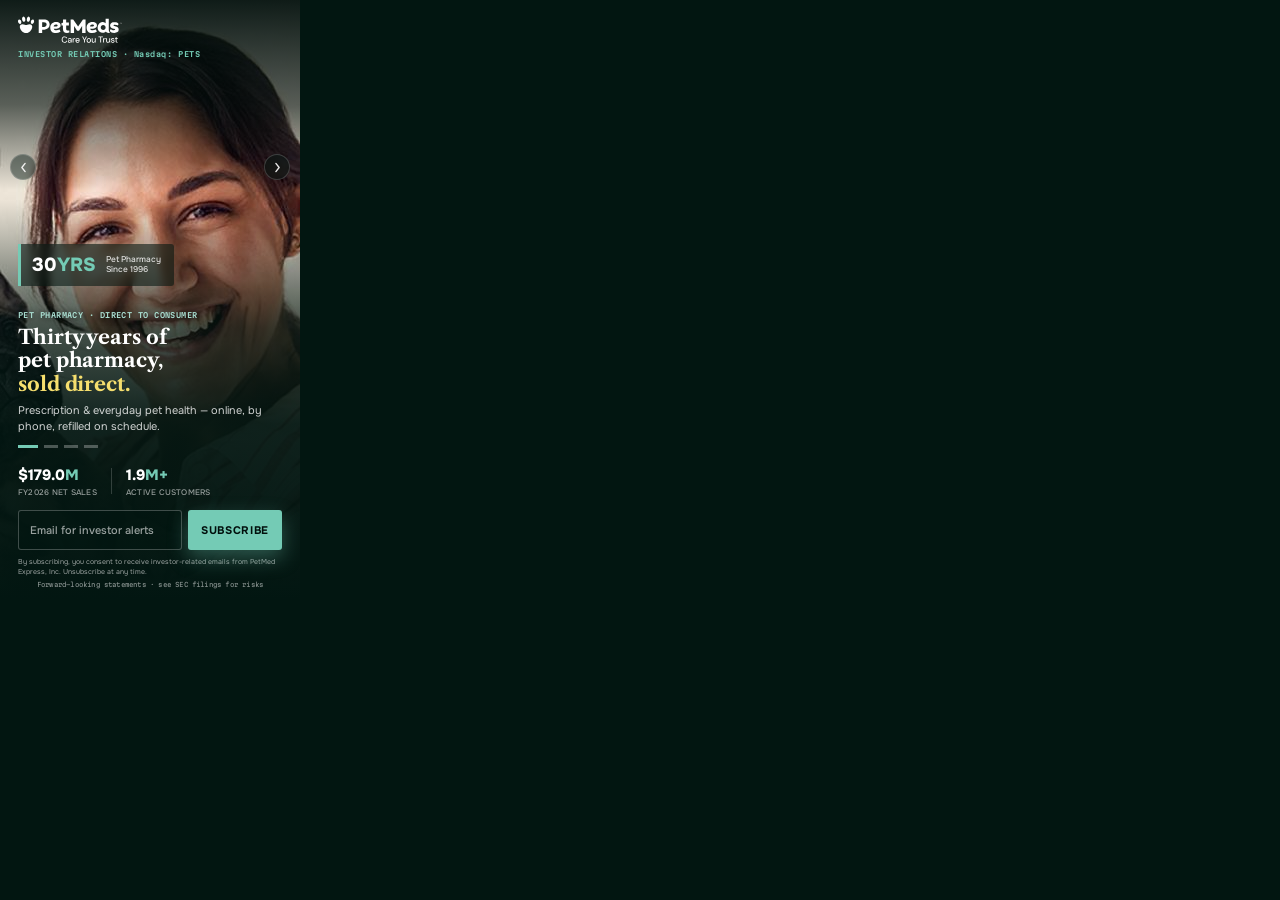
<file: concept-c-dashboard/index.html>
<!DOCTYPE html>
<html lang="en">
<head>
<meta name="robots" content="noindex,nofollow">
<meta charset="UTF-8">
<meta name="ad.size" content="width=300,height=600">
<meta http-equiv="X-UA-Compatible" content="IE=Edge">
<meta name="viewport" content="width=300,initial-scale=1">
<link rel="icon" href="data:,">
<title>PetMed Express, Inc. — Investor Alerts</title>
<link rel="preconnect" href="https://fonts.googleapis.com">
<link rel="preconnect" href="https://fonts.gstatic.com" crossorigin>
<link href="https://fonts.googleapis.com/css2?family=Libre+Caslon+Text:wght@700&family=Onest:wght@400;500;600;700;800&family=Martian+Mono:wght@500;600&display=swap" rel="stylesheet">
<link rel="stylesheet" href="style.css">
</head>
<body>

<!--
  PetMed Express, Inc. — IR display banner, 300x600 — Concept C: Photo /
  Dark + investor email sign-up.
  Promotes: https://ir-landing-concepts.netlify.app/1-800-petmeds/
  Same four photo slides as Concept A (Ken Burns zoom + scrims, floating
  stat chip, persistent logo/ticker chrome, stat row), with the chip and
  headline raised 14px to make room for the sign-up. A's CTA button is
  replaced by an in-banner email sign-up (input + Subscribe, consent +
  forward-looking-statements line) that posts to SIGNUP_ENDPOINT in
  script.js. Every other click goes to clickTag. Every figure is sourced
  to the IR page or the company's SEC filings (see .tmp/fact-sheet.md).
-->

<div id="banner" aria-label="PetMed Express, Inc. investor relations advertisement with investor email alerts sign-up">

  <div id="slides">

    <!-- Slide 1 — Overview -->
    <section class="slide" data-index="0">
      <img class="slide-bg" src="assets/slide-1.jpg" alt="Smiling woman holding a French bulldog puppy — PetMeds brand photography">
      <div class="slide-scrim-top"></div>
      <div class="slide-scrim-bottom"></div>
      <div class="slide-copy">
        <div class="mid-chip">
          <span class="chip-num">30<em>YRS</em></span>
          <span class="chip-label">Pet Pharmacy<br>Since 1996</span>
        </div>
        <div class="copy-bottom">
          <div class="kicker">Pet Pharmacy · Direct to Consumer</div>
          <h1>Thirty years of<br>pet pharmacy,<br><em>sold&nbsp;direct.</em></h1>
          <p>Prescription &amp; everyday pet health — online, by phone, refilled on schedule.</p>
        </div>
      </div>
    </section>

    <!-- Slide 2 — Recurring base -->
    <section class="slide" data-index="1">
      <img class="slide-bg" src="assets/slide-2.jpg" alt="Dachshund wearing a PetMeds bandana">
      <div class="slide-scrim-top"></div>
      <div class="slide-scrim-bottom"></div>
      <div class="slide-copy">
        <div class="mid-chip">
          <span class="chip-num">62.6<em>%</em></span>
          <span class="chip-label">Recurring Share of<br>Gross Sales · Q4 FY26</span>
        </div>
        <div class="copy-bottom">
          <div class="kicker">Recurring Base · AutoShip</div>
          <h1>Most sales<br>repeat on<br><em>a&nbsp;schedule.</em></h1>
          <p>AutoShip &amp; membership carry the majority of gross sales.</p>
        </div>
      </div>
    </section>

    <!-- Slide 3 — The reset -->
    <section class="slide" data-index="2">
      <img class="slide-bg" src="assets/slide-3.jpg" alt="Ginger cat being brushed">
      <div class="slide-scrim-top"></div>
      <div class="slide-scrim-bottom"></div>
      <div class="slide-copy">
        <div class="mid-chip">
          <span class="chip-num">−15<em>%</em></span>
          <span class="chip-label">Cost to Acquire a<br>New Customer · YoY</span>
        </div>
        <div class="copy-bottom">
          <div class="kicker">The Reset · Q1 FY2027</div>
          <h1>Leaner costs,<br>smarter spend,<br><em>new&nbsp;systems.</em></h1>
          <p>70,000 new customers · G&amp;A down nearly 14% · SAP ERP rollout complete.</p>
        </div>
      </div>
    </section>

    <!-- Slide 4 — Financials -->
    <section class="slide" data-index="3">
      <img class="slide-bg" src="assets/slide-4.jpg" alt="Long-haired dachshund reaching for treats">
      <div class="slide-scrim-top"></div>
      <div class="slide-scrim-bottom"></div>
      <div class="slide-copy">
        <div class="mid-chip">
          <span class="chip-num">$41.0<em>M</em></span>
          <span class="chip-label">Q1 FY2027<br>Net Sales</span>
        </div>
        <div class="copy-bottom">
          <div class="kicker">Financials · Quarterly Net Sales</div>
          <h1>Three quarters<br>of net sales<br><em>holding&nbsp;steady.</em></h1>
          <p>$40.7M → $42.8M → $41.0M. Company goal: a clear path back to sustainable profitability.</p>
        </div>
      </div>
    </section>

  </div>

  <!-- Persistent chrome — sits above the rotating slides -->
  <header id="top-bar" class="reveal" data-delay="0">
    <div id="logo">
      <svg class="mark" viewBox="0 0 432 114" fill="currentColor" role="img" aria-label="PetMeds"><path d="M414.37 110.61V107.52H412.28C411.22 107.52 410.47 107.33 410.05 106.95C409.61 106.58 409.39 105.87 409.39 104.83V95.38H414.55V92.29H409.39V87.71H406.23L405.79 92.29H402.65V95.38H405.79V104.79C405.79 106.24 406.02 107.39 406.48 108.24C406.93 109.09 407.58 109.69 408.42 110.06C409.27 110.42 410.25 110.61 411.38 110.61H414.38H414.37ZM397.77 110.32C398.84 109.83 399.67 109.16 400.25 108.29C400.84 107.41 401.12 106.41 401.1 105.27C401.1 103.96 400.8 102.96 400.2 102.25C399.6 101.55 398.8 101.02 397.79 100.66C396.78 100.29 395.64 99.99 394.36 99.75C393.47 99.56 392.72 99.34 392.11 99.11C391.49 98.88 391.03 98.6 390.72 98.26C390.4 97.92 390.25 97.53 390.25 97.09C390.25 96.41 390.53 95.87 391.08 95.46C391.63 95.05 392.43 94.84 393.46 94.84C394.49 94.84 395.32 95.07 395.95 95.51C396.57 95.96 396.93 96.6 397.03 97.42H400.52C400.31 95.65 399.58 94.29 398.36 93.32C397.14 92.35 395.51 91.87 393.5 91.87C392.1 91.87 390.9 92.11 389.87 92.58C388.85 93.05 388.06 93.7 387.51 94.54C386.96 95.37 386.68 96.31 386.68 97.35C386.68 98.22 386.87 98.95 387.22 99.55C387.58 100.15 388.07 100.63 388.68 101.02C389.29 101.41 389.99 101.72 390.77 101.98C391.55 102.23 392.36 102.44 393.2 102.59C394.09 102.75 394.85 102.94 395.49 103.15C396.13 103.35 396.61 103.63 396.93 103.98C397.26 104.34 397.42 104.85 397.42 105.53C397.42 105.99 397.3 106.42 397.06 106.82C396.82 107.22 396.44 107.54 395.93 107.77C395.41 108 394.76 108.11 393.96 108.11C393.12 108.11 392.39 107.97 391.78 107.68C391.17 107.39 390.69 107 390.35 106.52C389.99 106.03 389.76 105.5 389.64 104.92H385.97C386.11 106.15 386.52 107.23 387.19 108.15C387.86 109.08 388.77 109.79 389.93 110.3C391.08 110.81 392.43 111.06 393.96 111.06C395.49 111.06 396.7 110.82 397.76 110.33M376.85 110.1C377.91 109.47 378.71 108.59 379.26 107.48L379.51 110.61H382.72V92.29H379.12V102.07C379.12 103.33 378.9 104.4 378.47 105.26C378.03 106.13 377.44 106.8 376.68 107.27C375.93 107.72 375.08 107.96 374.14 107.96C372.75 107.96 371.68 107.52 370.94 106.65C370.19 105.78 369.82 104.48 369.82 102.77V92.3H366.21V103.17C366.21 104.93 366.5 106.4 367.06 107.56C367.63 108.72 368.43 109.6 369.48 110.18C370.52 110.77 371.75 111.05 373.17 111.05C374.59 111.05 375.79 110.73 376.85 110.11M357.06 110.61V101.49C357.06 100.37 357.2 99.44 357.49 98.69C357.78 97.93 358.19 97.34 358.7 96.9C359.22 96.47 359.81 96.16 360.48 95.98C361.16 95.79 361.86 95.7 362.61 95.7H363.91V91.85C362.77 91.85 361.78 92.01 360.89 92.32C360.01 92.64 359.26 93.08 358.61 93.65C357.96 94.22 357.43 94.92 357.02 95.74L356.7 92.28H353.45V110.6H357.06V110.61ZM345.16 110.61V88.15H352.66V85.18H334.09V88.15H341.56V110.61H345.16ZM316.9 110.1C317.96 109.47 318.76 108.59 319.32 107.48L319.57 110.61H322.78V92.29H319.18V102.07C319.18 103.33 318.96 104.4 318.53 105.26C318.1 106.13 317.51 106.8 316.75 107.27C315.99 107.72 315.15 107.96 314.21 107.96C312.82 107.96 311.75 107.52 311 106.65C310.26 105.78 309.88 104.48 309.88 102.77V92.3H306.28V103.17C306.28 104.93 306.56 106.4 307.13 107.56C307.69 108.72 308.5 109.6 309.55 110.18C310.6 110.77 311.83 111.05 313.25 111.05C314.67 111.05 315.86 110.73 316.92 110.11M291.36 107.19C290.56 106.7 289.91 105.98 289.42 105.03C288.92 104.07 288.68 102.88 288.68 101.45C288.68 100.01 288.92 98.83 289.42 97.87C289.91 96.91 290.57 96.19 291.38 95.7C292.2 95.22 293.09 94.98 294.05 94.98C295.01 94.98 295.9 95.22 296.7 95.7C297.5 96.19 298.15 96.91 298.63 97.87C299.11 98.83 299.35 100.01 299.35 101.45C299.35 102.88 299.11 104.07 298.61 105.03C298.12 105.98 297.47 106.7 296.67 107.19C295.86 107.68 294.96 107.92 293.98 107.92C292.99 107.92 292.17 107.68 291.36 107.19ZM298.63 109.84C300.01 109.04 301.08 107.93 301.86 106.5C302.64 105.07 303.03 103.39 303.03 101.45C303.03 99.52 302.64 97.83 301.86 96.4C301.08 94.97 300.01 93.86 298.67 93.06C297.33 92.26 295.79 91.86 294.05 91.86C292.32 91.86 290.81 92.26 289.44 93.06C288.07 93.86 286.99 94.98 286.2 96.42C285.41 97.86 285.01 99.55 285.01 101.49C285.01 103.42 285.4 105.05 286.18 106.48C286.96 107.92 288.03 109.04 289.39 109.84C290.75 110.65 292.28 111.05 293.99 111.05C295.7 111.05 297.27 110.65 298.64 109.84M278.19 110.61V101.16L286.48 85.18H282.45L275.96 98.55H276.86L270.33 85.18H266.26L274.59 101.16V110.61H278.19ZM251.39 110.28C252.48 109.77 253.4 109.07 254.15 108.19C254.89 107.31 255.42 106.31 255.73 105.19H252.13C251.77 106.06 251.21 106.76 250.47 107.26C249.73 107.77 248.78 108.02 247.62 108.02C246.66 108.02 245.78 107.78 244.96 107.31C244.14 106.84 243.49 106.14 242.99 105.2C242.5 104.27 242.26 103.13 242.26 101.77V100.76C242.26 99.45 242.5 98.36 242.99 97.5C243.49 96.64 244.14 95.99 244.96 95.54C245.78 95.09 246.68 94.87 247.66 94.87C249.05 94.87 250.22 95.3 251.16 96.16C252.1 97.02 252.6 98.22 252.67 99.74H241.35V102.32H256.2C256.22 101.98 256.24 101.67 256.25 101.39C256.27 101.11 256.27 100.86 256.27 100.61C256.27 99.01 255.92 97.55 255.23 96.23C254.53 94.91 253.54 93.85 252.27 93.05C251 92.25 249.47 91.85 247.69 91.85C245.91 91.85 244.35 92.26 243 93.07C241.66 93.89 240.61 95.01 239.85 96.45C239.09 97.89 238.72 99.58 238.72 101.53C238.72 103.47 239.09 105.07 239.85 106.5C240.61 107.94 241.66 109.04 243 109.84C244.35 110.65 245.89 111.05 247.62 111.05C249.04 111.05 250.29 110.79 251.39 110.28M230.54 110.61V101.49C230.54 100.37 230.69 99.44 230.98 98.69C231.27 97.93 231.67 97.34 232.18 96.9C232.7 96.47 233.29 96.16 233.96 95.98C234.64 95.79 235.34 95.7 236.09 95.7H237.39V91.85C236.26 91.85 235.26 92.01 234.38 92.32C233.5 92.64 232.74 93.08 232.09 93.65C231.44 94.22 230.91 94.92 230.5 95.74L230.18 92.28H226.94V110.6H230.54V110.61ZM212.38 107.73C211.85 107.49 211.45 107.16 211.17 106.74C210.89 106.31 210.75 105.79 210.75 105.19C210.75 104.59 210.9 104.1 211.19 103.67C211.48 103.23 211.94 102.88 212.58 102.63C213.21 102.38 214.05 102.25 215.08 102.25H219.37V102.36C219.34 103.09 219.22 103.79 218.99 104.49C218.76 105.18 218.42 105.79 217.98 106.34C217.53 106.88 217 107.31 216.37 107.63C215.75 107.95 215.05 108.1 214.28 108.1C213.51 108.1 212.9 107.98 212.37 107.74M215.71 110.77C216.35 110.58 216.91 110.34 217.4 110.02C217.9 109.71 218.32 109.33 218.69 108.9C219.05 108.46 219.36 108 219.63 107.52L219.92 110.61H223.05V99.27C223.05 97.75 222.76 96.43 222.17 95.33C221.58 94.23 220.71 93.37 219.55 92.77C218.4 92.16 216.98 91.86 215.27 91.86C213.97 91.86 212.74 92.11 211.59 92.6C210.44 93.1 209.5 93.8 208.76 94.71C208.03 95.62 207.59 96.72 207.45 98H211.05C211.24 96.98 211.73 96.21 212.49 95.69C213.26 95.17 214.19 94.91 215.27 94.91C216.2 94.91 216.98 95.08 217.59 95.43C218.2 95.78 218.66 96.31 218.98 97.01C219.29 97.71 219.44 98.59 219.44 99.66H214.72C213.11 99.66 211.73 99.89 210.58 100.35C209.42 100.82 208.53 101.47 207.91 102.33C207.28 103.2 206.97 104.23 206.97 105.44C206.97 106.44 207.21 107.36 207.69 108.22C208.18 109.08 208.91 109.77 209.89 110.28C210.88 110.79 212.12 111.04 213.6 111.04C214.37 111.04 215.08 110.95 215.71 110.77ZM200.64 108.92C202.47 107.5 203.65 105.53 204.16 103.01H200.19C199.83 104.49 199.09 105.66 197.98 106.52C196.86 107.38 195.35 107.81 193.45 107.81C191.75 107.81 190.27 107.42 189.02 106.63C187.77 105.85 186.81 104.71 186.14 103.22C185.46 101.72 185.13 99.95 185.13 97.89C185.13 95.83 185.46 94.06 186.14 92.59C186.81 91.11 187.77 89.97 189.02 89.18C190.27 88.37 191.75 87.97 193.45 87.97C195.35 87.97 196.86 88.43 197.98 89.32C199.09 90.22 199.83 91.42 200.19 92.92H204.16C203.65 90.33 202.48 88.32 200.64 86.89C198.8 85.46 196.4 84.75 193.45 84.75C190.98 84.75 188.84 85.3 187.05 86.4C185.26 87.5 183.88 89.04 182.91 91.03C181.94 93.02 181.45 95.31 181.45 97.9C181.45 100.49 181.94 102.81 182.91 104.78C183.88 106.76 185.26 108.29 187.05 109.39C188.84 110.49 190.98 111.05 193.45 111.05C196.41 111.05 198.8 110.34 200.64 108.92Z"/><path d="M104.85 45.48C103.27 45.48 101.77 45.46 100.33 45.42V26.24H107.5C114.26 26.24 118.74 29.8 118.74 35.36C118.74 35.66 118.73 35.95 118.7 36.23C118.46 38.69 116.71 45.48 104.84 45.48M107.21 14.43H86.06V70.39H100.33V56.87C102.33 56.89 104.27 56.89 105.85 56.89C105.85 56.89 107.55 56.98 110.07 56.68C123.26 55.34 131.53 47.54 131.53 35.4C131.53 22.52 122.24 14.43 107.21 14.43Z"/><path d="M164.66 39.93C164.66 40.59 164.43 41.12 163.95 41.58C161.54 43.89 153.85 43.68 148.31 43.45C148.64 40.05 150.43 35.27 157.88 35.27C162.25 35.27 164.66 36.92 164.66 39.93ZM176.92 40.53C177.34 36.68 176.26 33.19 173.78 30.44C170.41 26.69 164.71 24.63 157.72 24.63C143.34 24.63 134.05 33.93 134.05 48.31C134.05 55.03 136.34 60.96 140.5 65C144.6 68.99 150.22 71 157.21 71C157.53 71 157.84 71 158.16 70.99C164.33 70.82 170.33 68.94 176.01 65.41L176.65 65L172.7 56.21L171.89 56.58C165.74 59.38 157.32 60.93 152.35 58.12C150.39 57 149.14 55.26 148.65 52.94C156.91 53.36 175.39 53.76 176.91 40.53"/><path d="M213.19 59.75L212.29 59.87C209.96 60.19 205.61 60.77 202.79 59.33C200.35 58.04 200.07 54.26 200.07 51.52V39.32H211.4V27.36H200.07V14.03L187.08 14.17L187.06 27.91L180.63 29.42V39.32H186.53V50.89C186.53 64.61 192.03 71 203.84 71C207.2 71 210.4 70.32 213.07 69.02L213.56 68.79L213.18 59.75L213.19 59.75Z"/><path d="M249.64 44L229.29 14.43H218.65V70.69H232.92L232.84 41.81L245.67 61.6V61.68H253.61V61.6L266.36 41.98V70.69H280.63V14.43H269.99L249.64 44Z"/><path d="M403.55 42.62L400.9 41.94C399.3 41.54 398.22 41.14 397.66 40.72C397.09 40.3 396.82 39.77 396.84 39.15C396.87 38.23 397.41 37.57 398.46 37.18C399.5 36.78 400.97 36.61 402.87 36.67C403.79 36.7 404.81 36.82 405.92 37.02C407.03 37.23 408.13 37.48 409.22 37.77C410.3 38.06 411.29 38.38 412.2 38.73C413.11 39.07 413.79 39.39 414.24 39.7C415 39.09 415.65 38.32 416.17 37.39C416.69 36.46 416.96 35.34 417.01 34.02C417.05 32.64 416.69 31.45 415.91 30.41C415.14 29.39 414.08 28.53 412.72 27.86C411.36 27.19 409.75 26.66 407.89 26.29C406.04 25.92 404.05 25.7 401.92 25.63C399.11 25.54 396.53 25.77 394.18 26.33C391.83 26.89 389.81 27.71 388.11 28.81C386.4 29.9 385.07 31.29 384.09 32.98C383.12 34.67 382.6 36.58 382.53 38.69C382.41 42.59 383.53 45.62 385.91 47.79C388.29 49.96 391.96 51.61 396.92 52.74L399.49 53.33C401.09 53.67 402.23 54.08 402.91 54.56C403.58 55.04 403.9 55.68 403.88 56.48C403.85 57.34 403.36 58.01 402.4 58.5C401.43 58.99 400.06 59.2 398.28 59.15C395.46 59.06 392.99 58.62 390.86 57.84C388.73 57.05 386.84 56.18 385.21 55.21C384.38 55.82 383.66 56.58 383.06 57.51C382.45 58.43 382.13 59.58 382.09 60.96C382.04 62.45 382.42 63.75 383.22 64.87C384.01 65.98 385.13 66.92 386.58 67.68C388.02 68.44 389.77 69.03 391.83 69.44C393.88 69.84 396.12 70.09 398.53 70.16C404.91 70.37 409.77 69.28 413.13 66.92C416.47 64.57 418.22 61.21 418.36 56.85C418.47 53.36 417.4 50.47 415.14 48.19C412.88 45.92 409.01 44.06 403.54 42.62"/><path d="M315.63 39.93C315.63 40.59 315.4 41.12 314.92 41.58C312.51 43.89 304.82 43.68 299.28 43.45C299.62 40.05 301.41 35.27 308.86 35.27C313.23 35.27 315.63 36.92 315.63 39.93ZM327.89 40.53C328.32 36.68 327.23 33.19 324.75 30.44C321.39 26.69 315.68 24.63 308.69 24.63C294.31 24.63 285.03 33.93 285.03 48.31C285.03 55.03 287.32 60.96 291.48 65C295.58 68.99 301.19 71 308.19 71C308.5 71 308.82 71 309.13 70.99C315.3 70.82 321.31 68.94 326.98 65.41L327.63 65L323.68 56.21L322.87 56.58C316.72 59.38 308.3 60.93 303.33 58.12C301.36 57 300.12 55.26 299.63 52.94C307.89 53.36 326.37 53.76 327.89 40.53"/><path d="M354.4 57.86C348.64 58.17 343.69 53.3 343.68 47.57C343.68 42.1 348.16 37.25 353.84 37.25C359.53 37.25 364 42.11 364 47.57C364.01 52.89 359.77 57.58 354.4 57.86ZM382.07 68.34C380.19 67.6 377.14 64.53 377.14 56.58V11.7H364V29.77C358.78 25.29 352.58 25.16 351.74 25.16C343.37 25.13 338.14 30.81 336.76 32.31C333.36 36 332.02 39.98 331.46 42.16C330.97 44.06 330.43 47.13 330.89 50.87C331.09 52.47 331.72 57.07 334.97 61.43C335.41 62.02 342.25 70.86 353.06 69.91C359.17 69.37 363.34 65.99 365.17 64.22C365.71 65.08 366.68 66.55 367.72 67.55C370.82 70.72 378.2 71.09 380.98 69.82C381.7 69.5 381.92 69.3 382.16 69.09C382.41 68.87 382.39 68.47 382.07 68.34"/><path d="M423.82 28H422.09V27.55H426.06V28H424.33V32.45H423.82V28Z"/><path d="M431.57 27.55L429.46 31.18L427.32 27.55H426.9V32.45H427.39V28.55L429.32 31.83H429.57L431.5 28.53V32.45H432V27.55H431.57Z"/><path d="M15.33 62.42C21.55 68.89 29.48 71.97 35.52 70.83C40.45 70.21 45.93 67.53 50.61 63.07C59.32 54.75 61.9 43.34 56.37 37.59C52.42 33.48 45.39 33.38 38.52 36.7C35.3 38.25 31.55 38.18 28.39 36.5C21.71 32.97 14.76 32.8 10.66 36.72C4.9 42.23 6.98 53.74 15.33 62.42"/><path d="M53.6 22.14C54.95 17.16 58.93 13.85 62.49 14.75C66.05 15.64 67.85 20.41 66.49 25.39C65.14 30.36 61.15 33.68 57.59 32.78C54.03 31.89 52.24 27.12 53.6 22.15"/><path d="M36.67 12.6C37.64 6.59 41.38 2.12 45.02 2.61C48.65 3.1 50.82 8.36 49.85 14.36C48.88 20.37 45.14 24.83 41.5 24.35C37.86 23.86 35.69 18.6 36.67 12.6Z"/><path d="M13.35 22.14C12 17.16 8.01 13.85 4.45 14.75C0.89 15.64 -0.9 20.41 0.45 25.39C1.8 30.36 5.79 33.68 9.35 32.78C12.91 31.89 14.7 27.12 13.34 22.15"/><path d="M30.28 12.6C29.31 6.59 25.57 2.12 21.93 2.61C18.29 3.1 16.12 8.36 17.1 14.36C18.07 20.37 21.8 24.83 25.45 24.35C29.09 23.86 31.25 18.6 30.28 12.6Z"/></svg>
    </div>
    <div id="eyebrow">INVESTOR&nbsp;RELATIONS&nbsp;·&nbsp;Nasdaq:&nbsp;PETS</div>
  </header>

  <button type="button" class="nav-arrow" id="arrow-prev" aria-label="Previous slide">
    <svg viewBox="0 0 16 16"><path d="M10 3 6 8l4 5" stroke="currentColor" stroke-width="1.7" fill="none" stroke-linecap="round" stroke-linejoin="round"/></svg>
  </button>
  <button type="button" class="nav-arrow" id="arrow-next" aria-label="Next slide">
    <svg viewBox="0 0 16 16"><path d="M6 3l4 5-4 5" stroke="currentColor" stroke-width="1.7" fill="none" stroke-linecap="round" stroke-linejoin="round"/></svg>
  </button>

  <div id="bottom-fixed" class="reveal" data-delay="4">
    <div id="dots" role="tablist" aria-label="Slide selector">
      <button class="dot active" data-index="0" aria-label="Slide 1: Overview"></button>
      <button class="dot" data-index="1" aria-label="Slide 2: Recurring base"></button>
      <button class="dot" data-index="2" aria-label="Slide 3: The reset"></button>
      <button class="dot" data-index="3" aria-label="Slide 4: Financials"></button>
    </div>

    <div id="stat-row">
      <div class="stat">
        <span class="stat-num">$179.0<em>M</em></span>
        <span class="stat-label">FY2026 Net Sales</span>
      </div>
      <div class="stat-div"></div>
      <div class="stat">
        <span class="stat-num">1.9<em>M+</em></span>
        <span class="stat-label">Active Customers</span>
      </div>
    </div>

    <!-- In-banner mailing-list sign-up, in the slot A uses for its CTA.
         Submits to SIGNUP_ENDPOINT in script.js; the error message swaps
         in for the consent line and the success state swaps in over the
         input row, so nothing shifts. -->
    <form id="signup" novalidate>
      <label class="sr-only" for="signup-email">Email address for PetMeds investor alerts</label>
      <div id="signup-row">
        <input type="email" id="signup-email" name="email" placeholder="Email for investor alerts" autocomplete="email" inputmode="email" spellcheck="false" required>
        <button type="submit" id="signup-btn">Subscribe</button>
        <div id="signup-done" aria-hidden="true">
          <svg viewBox="0 0 16 16" aria-hidden="true"><path d="M3.5 8.5 6.5 11.5 12.5 4.5" stroke="currentColor" stroke-width="1.8" fill="none" stroke-linecap="round" stroke-linejoin="round"/></svg>
          <span id="signup-done-text">You're subscribed — watch your inbox.</span>
        </div>
      </div>
      <p id="signup-consent">By subscribing, you consent to receive investor-related emails from PetMed Express, Inc. Unsubscribe at any time.</p>
      <p id="signup-msg" role="status" aria-live="polite"></p>
      <p id="fls-line">Forward-looking statements · see SEC filings for risks</p>
    </form>
  </div>

  <!-- Standard HTML5-ad click-tag plumbing -->
  <div id="click-tag-wrapper"></div>
</div>

<script src="script.js"></script>
</body>
</html>
</file>
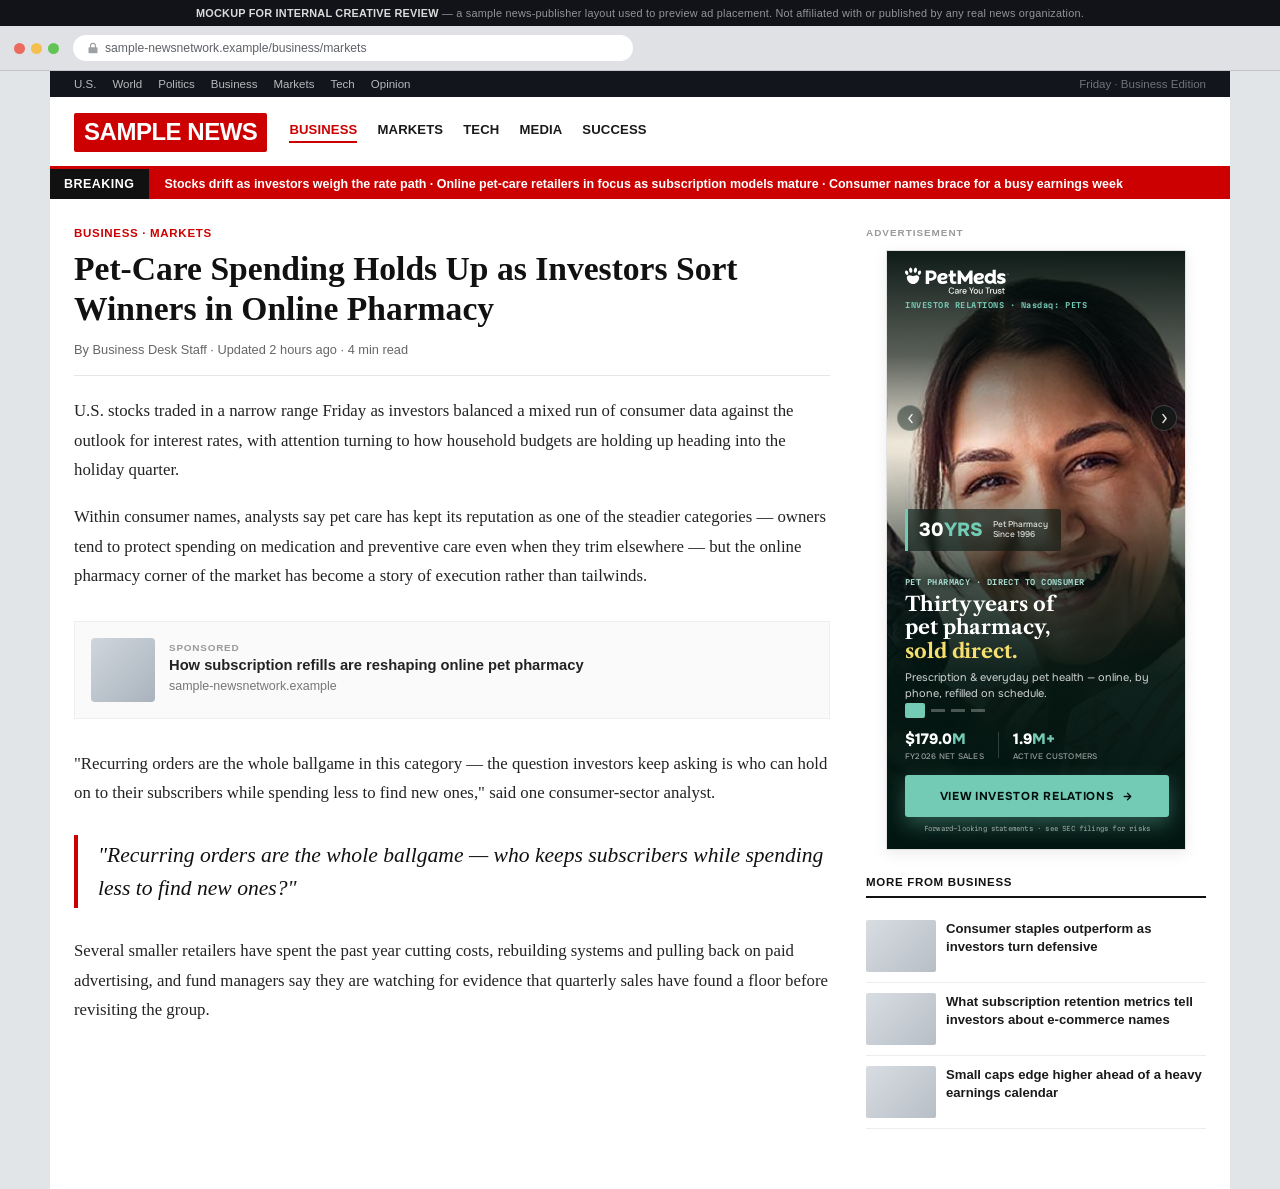
<file: context-preview/news.html>
<!DOCTYPE html>
<html lang="en">
<head>
<meta name="robots" content="noindex,nofollow">
<meta charset="UTF-8">
<meta name="viewport" content="width=device-width,initial-scale=1">
<title>In-Context Preview — Sample News Publisher Page</title>
<style>
  * { margin:0; padding:0; box-sizing:border-box; }
  html, body { background:#e2e5e8; font-family:Helvetica, Arial, sans-serif; }

  /* ---- disclaimer strip ---- */
  #disclaimer {
    background:#111318;
    color:rgba(255,255,255,0.55);
    font-size:0.68rem;
    letter-spacing:0.02em;
    text-align:center;
    padding:7px 12px;
  }
  #disclaimer strong { color:rgba(255,255,255,0.85); }

  /* ---- fake browser chrome ---- */
  #browser-chrome {
    background:#dfe1e5;
    border-bottom:1px solid #c3c6cb;
    padding:9px 14px;
    display:flex;
    align-items:center;
    gap:14px;
  }
  #traffic-lights { display:flex; gap:6px; flex:0 0 auto; }
  #traffic-lights span { width:11px; height:11px; border-radius:50%; display:inline-block; }
  #traffic-lights span:nth-child(1){ background:#ed6a5e; }
  #traffic-lights span:nth-child(2){ background:#f4bf4f; }
  #traffic-lights span:nth-child(3){ background:#61c454; }
  #url-bar {
    flex:1 1 auto;
    background:#fff;
    border-radius:14px;
    padding:6px 14px;
    font-size:0.76rem;
    color:#5f6368;
    display:flex;
    align-items:center;
    gap:6px;
    max-width:560px;
  }
  #url-bar svg { flex:0 0 auto; opacity:0.6; }

  /* ---- site wrapper ---- */
  #site { background:#fff; max-width:1180px; margin:0 auto; }

  /* utility nav */
  #utility-nav {
    background:#12151b;
    color:rgba(255,255,255,0.7);
    font-size:0.72rem;
    display:flex;
    align-items:center;
    justify-content:space-between;
    padding:7px 24px;
  }
  #utility-nav .links { display:flex; gap:16px; }
  #utility-nav .links span:hover { color:#fff; }
  #utility-nav .meta { color:rgba(255,255,255,0.4); }

  /* masthead */
  #masthead {
    display:flex;
    align-items:center;
    gap:22px;
    padding:16px 24px 14px;
    border-bottom:3px solid #cc0000;
  }
  #logo {
    background:#cc0000;
    color:#fff;
    font-weight:900;
    font-size:1.5rem;
    letter-spacing:-0.02em;
    padding:5px 10px 6px;
    border-radius:2px;
    font-family:Arial, Helvetica, sans-serif;
  }
  #masthead nav { display:flex; gap:20px; flex:1; }
  #masthead nav span {
    font-size:0.82rem;
    font-weight:700;
    color:#1a1a1a;
    text-transform:uppercase;
    letter-spacing:0.01em;
    cursor:default;
  }
  #masthead nav span.active { color:#cc0000; border-bottom:2px solid #cc0000; padding-bottom:4px; }

  /* breaking ticker */
  #ticker {
    background:#cc0000;
    color:#fff;
    display:flex;
    align-items:center;
    font-size:0.78rem;
    font-weight:600;
    overflow:hidden;
    white-space:nowrap;
  }
  #ticker .badge {
    background:#111;
    padding:8px 14px;
    font-weight:900;
    letter-spacing:0.04em;
    flex:0 0 auto;
  }
  #ticker .feed { padding:8px 16px; }

  /* content grid */
  #content {
    display:grid;
    grid-template-columns:1fr 340px;
    gap:36px;
    padding:28px 24px 60px;
  }

  article .eyebrow {
    color:#cc0000;
    font-size:0.72rem;
    font-weight:800;
    letter-spacing:0.06em;
    text-transform:uppercase;
    margin-bottom:10px;
  }
  article h1 {
    font-family:Georgia, 'Times New Roman', serif;
    font-size:2.1rem;
    line-height:1.18;
    color:#111;
    margin-bottom:14px;
  }
  article .byline {
    font-size:0.8rem;
    color:#666;
    margin-bottom:20px;
    padding-bottom:18px;
    border-bottom:1px solid #e5e5e5;
  }
  article p {
    font-family:Georgia, 'Times New Roman', serif;
    font-size:1.05rem;
    line-height:1.75;
    color:#232323;
    margin-bottom:18px;
  }
  article .pull-quote {
    font-family:Georgia, 'Times New Roman', serif;
    font-style:italic;
    font-size:1.35rem;
    line-height:1.5;
    color:#111;
    border-left:4px solid #cc0000;
    padding:4px 0 4px 20px;
    margin:28px 0;
  }
  .native-slot {
    margin:30px 0;
    border:1px solid #eee;
    background:#fafafa;
    padding:16px;
    display:flex;
    gap:14px;
    align-items:center;
  }
  .native-slot .swatch { width:64px; height:64px; border-radius:4px; background:linear-gradient(135deg,#cfd6dd,#aab3bd); flex:0 0 auto; }
  .native-slot .txt .tag { font-size:0.62rem; font-weight:800; letter-spacing:0.08em; color:#999; text-transform:uppercase; margin-bottom:4px; }
  .native-slot .txt h4 { font-size:0.92rem; color:#222; margin-bottom:3px; }
  .native-slot .txt p { font-size:0.78rem; color:#777; margin:0; font-family:Helvetica, Arial, sans-serif; }

  /* right rail */
  aside { display:flex; flex-direction:column; align-items:center; gap:10px; }
  aside .sponsor-label {
    align-self:flex-start;
    font-size:0.62rem;
    font-weight:800;
    letter-spacing:0.1em;
    text-transform:uppercase;
    color:#9a9a9a;
    margin-bottom:2px;
  }
  #ad-slot {
    width:300px;
    height:600px;
    border:1px solid #e2e2e2;
    box-shadow:0 4px 14px rgba(0,0,0,0.08);
    overflow:hidden;
    background:#000;
  }
  #ad-slot iframe { width:300px; height:600px; border:0; display:block; }

  .rail-more {
    align-self:stretch;
    margin-top:16px;
  }
  .rail-more .heading {
    font-size:0.72rem;
    font-weight:800;
    letter-spacing:0.06em;
    text-transform:uppercase;
    color:#111;
    border-bottom:2px solid #111;
    padding-bottom:8px;
    margin-bottom:12px;
  }
  .rail-item {
    display:flex;
    gap:10px;
    padding:10px 0;
    border-bottom:1px solid #eee;
  }
  .rail-item .thumb { width:70px; height:52px; border-radius:2px; background:linear-gradient(135deg,#d8dde2,#b7bec6); flex:0 0 auto; }
  .rail-item p { font-family:Helvetica, Arial, sans-serif; font-size:0.82rem; line-height:1.35; color:#1a1a1a; font-weight:600; }

  @media (max-width:900px) {
    #content { grid-template-columns:1fr; }
    aside { align-items:stretch; }
    #ad-slot { margin:0 auto; }
  }
</style>
</head>
<body>

<div id="disclaimer">
  <strong>MOCKUP FOR INTERNAL CREATIVE REVIEW</strong> — a sample news-publisher layout used to preview ad placement. Not affiliated with or published by any real news organization.
</div>

<div id="browser-chrome">
  <div id="traffic-lights"><span></span><span></span><span></span></div>
  <div id="url-bar">
    <svg width="12" height="12" viewBox="0 0 16 16"><path d="M8 1a4 4 0 00-4 4v2H3a1 1 0 00-1 1v6a1 1 0 001 1h10a1 1 0 001-1V8a1 1 0 00-1-1h-1V5a4 4 0 00-4-4zm-2.5 6V5a2.5 2.5 0 015 0v2h-5z" fill="currentColor"/></svg>
    sample-newsnetwork.example/business/markets
  </div>
</div>

<div id="site">
  <div id="utility-nav">
    <div class="links">
      <span>U.S.</span><span>World</span><span>Politics</span><span>Business</span><span>Markets</span><span>Tech</span><span>Opinion</span>
    </div>
    <div class="meta">Friday · Business Edition</div>
  </div>

  <div id="masthead">
    <div id="logo">SAMPLE&nbsp;NEWS</div>
    <nav>
      <span class="active">Business</span>
      <span>Markets</span>
      <span>Tech</span>
      <span>Media</span>
      <span>Success</span>
    </nav>
  </div>

  <div id="ticker">
    <span class="badge">BREAKING</span>
    <span class="feed">Stocks drift as investors weigh the rate path · Online pet-care retailers in focus as subscription models mature · Consumer names brace for a busy earnings week</span>
  </div>

  <div id="content">
    <article>
      <div class="eyebrow">Business · Markets</div>
      <h1>Pet-Care Spending Holds Up as Investors Sort Winners in Online Pharmacy</h1>
      <div class="byline">By Business Desk Staff · Updated 2 hours ago · 4 min read</div>

      <p>U.S. stocks traded in a narrow range Friday as investors balanced a mixed run of consumer data against the outlook for interest rates, with attention turning to how household budgets are holding up heading into the holiday quarter.</p>

      <p>Within consumer names, analysts say pet care has kept its reputation as one of the steadier categories — owners tend to protect spending on medication and preventive care even when they trim elsewhere — but the online pharmacy corner of the market has become a story of execution rather than tailwinds.</p>

      <div class="native-slot">
        <div class="swatch"></div>
        <div class="txt">
          <div class="tag">Sponsored</div>
          <h4>How subscription refills are reshaping online pet pharmacy</h4>
          <p>sample-newsnetwork.example</p>
        </div>
      </div>

      <p>&quot;Recurring orders are the whole ballgame in this category — the question investors keep asking is who can hold on to their subscribers while spending less to find new ones,&quot; said one consumer-sector analyst.</p>

      <div class="pull-quote">"Recurring orders are the whole ballgame — who keeps subscribers while spending less to find new ones?"</div>

      <p>Several smaller retailers have spent the past year cutting costs, rebuilding systems and pulling back on paid advertising, and fund managers say they are watching for evidence that quarterly sales have found a floor before revisiting the group.</p>
    </article>

    <aside>
      <div class="sponsor-label">Advertisement</div>
      <div id="ad-slot">
        <iframe id="ad-frame" title="Sample ad placement" scrolling="no"></iframe>
      </div>

      <div class="rail-more">
        <div class="heading">More From Business</div>
        <div class="rail-item"><div class="thumb"></div><p>Consumer staples outperform as investors turn defensive</p></div>
        <div class="rail-item"><div class="thumb"></div><p>What subscription retention metrics tell investors about e-commerce names</p></div>
        <div class="rail-item"><div class="thumb"></div><p>Small caps edge higher ahead of a heavy earnings calendar</p></div>
      </div>
    </aside>
  </div>
</div>

<script>
  var CONCEPTS = {
    a: '../concept-a-photo/index.html',
    b: '../concept-b-editorial/index.html',
    c: '../concept-c-dashboard/index.html'
  }
  var params = new URLSearchParams(window.location.search)
  var concept = params.get('concept')
  if (!CONCEPTS[concept]) concept = 'a'
  document.getElementById('ad-frame').src = CONCEPTS[concept]
</script>

</body>
</html>
</file>
<file: concept-a-photo/style.css>
/* ── Brand tokens — the ONLY place colors are defined. Set --dark,
   --navy, --accent and --gold from the company's real site; the rest
   derive from them (color-mix: Chrome 111+ / Safari 16.2+). ── */
:root {
  --dark:      oklch(0.18 0.03 176);
  --dark-2:    color-mix(in srgb, var(--dark) 70%, black);
  --navy:      oklch(0.255 0.035 176);
  --accent:    oklch(0.78 0.090 176);
  --accent-d:  color-mix(in srgb, var(--accent) 82%, black);
  --accent-lt: color-mix(in srgb, var(--accent) 62%, white);
  --gold:      #F6DF6E;
  --gold-d:    color-mix(in srgb, var(--gold) 85%, black);
  --white:     #ffffff;
  --serif:     'Libre Caslon Text', Georgia, serif;
  --font-head: 'Onest', system-ui, sans-serif;
  --font:      'Onest', system-ui, sans-serif;
  --mono:      'Martian Mono', ui-monospace, monospace;
  --ease:      cubic-bezier(0.16,1,0.3,1);
}

* { margin:0; padding:0; box-sizing:border-box; }
html, body { width:300px; height:600px; overflow:hidden; background:var(--dark); }
body { font-family:var(--font); -webkit-font-smoothing:antialiased; }
a { text-decoration:none; color:inherit; }
button { border:0; background:none; font:inherit; color:inherit; cursor:pointer; -webkit-tap-highlight-color:transparent; }

/* ── Canvas ─────────────────────────────────────────────────────────
   Fixed 300x600 stage. A crossfading slide stack sits at the bottom of
   the z-order; persistent chrome (logo, nav, stats, CTA) is pinned on
   top of it and never rotates — same "fixed shell / rotating cards"
   split the Knorex reference banner used with royalSlider. */
#banner {
  position:relative;
  width:300px;
  height:600px;
  overflow:hidden;
  cursor:pointer;
  background:var(--dark);
}

/* ── Slide stack ────────────────────────────────────────────────── */
#slides { position:absolute; inset:0; z-index:1; }

.slide {
  position:absolute;
  inset:0;
  opacity:0;
  z-index:1;
  pointer-events:none;
  transition:opacity 0.9s ease;
}
.slide.active { opacity:1; z-index:2; pointer-events:auto; }

.slide-bg {
  position:absolute;
  top:0; left:0;
  width:100%; height:100%;
  object-fit:cover;
  object-position:center 20%;
  z-index:1;
  animation:kenburns 7s ease-out infinite alternate;
  user-select:none;
  -webkit-user-drag:none;
}
@keyframes kenburns {
  from { transform:scale(1); }
  to   { transform:scale(1.09); }
}

.slide-scrim-top, .slide-scrim-bottom {
  position:absolute;
  left:0; right:0;
  z-index:2;
  pointer-events:none;
}
.slide-scrim-top {
  top:0; height:190px;
  background:linear-gradient(180deg, color-mix(in srgb, var(--dark-2) 94%, transparent) 0%, color-mix(in srgb, var(--dark-2) 62%, transparent) 55%, color-mix(in srgb, var(--dark-2) 0%, transparent) 100%);
}
.slide-scrim-bottom {
  bottom:0; height:400px;
  background:linear-gradient(0deg, var(--dark) 0%, color-mix(in srgb, var(--dark) 94%, transparent) 44%, color-mix(in srgb, var(--dark) 72%, transparent) 68%, color-mix(in srgb, var(--dark) 0%, transparent) 100%);
}

.slide-copy {
  position:absolute;
  inset:0;
  z-index:3;
  transform:translateY(12px);
  transition:transform 0.9s var(--ease);
}
.slide.active .slide-copy { transform:translateY(0); }

/* Floating mid-image stat chip (per slide) */
.mid-chip {
  position:absolute;
  top:258px; left:18px;
  display:flex;
  align-items:center;
  gap:10px;
  padding:9px 13px 9px 11px;
  background:color-mix(in srgb, var(--dark) 58%, transparent);
  border-left:3px solid var(--accent);
  border-radius:0 3px 3px 0;
  backdrop-filter:blur(3px);
  -webkit-backdrop-filter:blur(3px);
}
.chip-num {
  font-family:var(--font-head);
  font-weight:800;
  font-size:19px;
  color:var(--white);
  white-space:nowrap;
}
.chip-num em { font-style:normal; color:var(--accent); }
.chip-label {
  font-family:var(--font);
  font-size:8.4px;
  line-height:1.25;
  font-weight:500;
  color:rgba(255,255,255,0.82);
}

/* Rotating headline block, pinned above the fixed bottom bar */
.copy-bottom {
  position:absolute;
  left:0; right:0;
  bottom:150px;
  padding:0 18px;
}
.kicker {
  font-family:var(--mono);
  font-weight:600;
  font-size:7.4px;
  letter-spacing:0.06em;
  text-transform:uppercase;
  color:var(--accent-lt);
  text-shadow:0 1px 6px color-mix(in srgb, var(--dark-2) 80%, transparent);
  margin-bottom:7px;
}
.copy-bottom h1 {
  font-family:var(--serif);
  font-weight:700;
  font-size:20px;
  line-height:1.17;
  letter-spacing:-0.005em;
  color:var(--white);
}
/* Brand yellow on the accent phrase, as in PetMeds' own "pet health experts" artwork */
.copy-bottom h1 em { font-style:normal; color:var(--gold); }
.copy-bottom p {
  margin-top:7px;
  font-size:11px;
  line-height:1.4;
  color:rgba(255,255,255,0.8);
  max-width:255px;
}

/* ── Persistent chrome (never rotates) ─────────────────────────── */
#top-bar {
  position:absolute;
  top:0; left:0; right:0;
  z-index:5;
  display:flex;
  flex-direction:column;
  gap:7px;
  padding:16px 18px 0;
}
#logo { display:flex; align-items:center; gap:7px; }
#logo .mark { width:104px; height:auto; flex:none; color:var(--white); }
#wordmark {
  font-family:var(--font-head);
  font-weight:800;
  font-size:13.5px;
  letter-spacing:0.01em;
  color:var(--white);
}
#eyebrow {
  font-family:var(--mono);
  font-weight:600;
  font-size:7.4px;
  letter-spacing:0.07em;
  color:var(--accent);
}

.nav-arrow {
  position:absolute;
  top:154px;
  width:26px; height:26px;
  z-index:5;
  display:flex;
  align-items:center;
  justify-content:center;
  background:color-mix(in srgb, var(--dark) 45%, transparent);
  border:1px solid rgba(255,255,255,0.18);
  border-radius:50%;
  color:rgba(255,255,255,0.9);
  backdrop-filter:blur(2px);
  -webkit-backdrop-filter:blur(2px);
  transition:background .2s ease, transform .15s ease;
}
.nav-arrow svg { width:13px; height:13px; }
.nav-arrow:active { transform:scale(0.9); background:color-mix(in srgb, var(--accent) 55%, transparent); }
#arrow-prev { left:10px; }
#arrow-next { right:10px; }

#bottom-fixed {
  position:absolute;
  left:0; right:0; bottom:0;
  z-index:5;
  padding:0 18px 18px;
}

#dots {
  display:flex;
  gap:6px;
  margin-bottom:11px;
}
.dot {
  width:14px; height:3px;
  border-radius:2px;
  background:rgba(255,255,255,0.28);
  transition:background .3s ease, width .3s ease;
  padding:6px 0;
  background-clip:content-box;
  box-sizing:content-box;
}
.dot.active { background:var(--accent); width:20px; }

#stat-row {
  display:flex;
  align-items:center;
  gap:14px;
}
.stat { display:flex; flex-direction:column; gap:2px; }
.stat-num {
  font-family:var(--font-head);
  font-weight:800;
  font-size:15px;
  color:var(--white);
}
.stat-num em { font-style:normal; color:var(--accent); }
.stat-label {
  font-family:var(--font);
  font-size:8px;
  font-weight:500;
  letter-spacing:0.03em;
  text-transform:uppercase;
  color:rgba(255,255,255,0.58);
}
.stat-div { width:1px; height:26px; background:rgba(255,255,255,0.18); }

#cta {
  margin-top:14px;
  display:flex;
  align-items:center;
  justify-content:center;
  gap:7px;
  width:100%;
  height:42px;
  background:var(--accent);
  border-radius:3px;
  color:var(--dark-2);
  font-family:var(--font-head);
  font-weight:700;
  font-size:11.5px;
  letter-spacing:0.06em;
  text-transform:uppercase;
  box-shadow:0 8px 20px color-mix(in srgb, var(--accent) 35%, transparent);
  animation:cta-pulse 1.8s ease-in-out 2.6s 6;
}
#cta-arrow { width:13px; height:13px; }

#disclosure {
  margin-top:8px;
  font-family:var(--mono);
  font-size:6.4px;
  letter-spacing:0.03em;
  line-height:1.2;
  text-align:center;
  color:rgba(255,255,255,0.55);
}
@keyframes cta-pulse {
  0%, 100% { box-shadow:0 8px 20px color-mix(in srgb, var(--accent) 35%, transparent); }
  50%      { box-shadow:0 8px 26px color-mix(in srgb, var(--accent) 65%, transparent), 0 0 0 5px color-mix(in srgb, var(--accent) 12%, transparent); }
}

/* ── Entrance sequence (initial load only) ─────────────────────── */
.reveal {
  opacity:0;
  transform:translateY(14px);
  transition:opacity .7s var(--ease), transform .7s var(--ease);
}
#banner.is-live .reveal { opacity:1; transform:none; }
#top-bar[data-delay="0"] { transition-delay:.05s; }
#bottom-fixed[data-delay="4"] { transition-delay:.55s; }

#click-tag-wrapper { position:absolute; width:0; height:0; overflow:hidden; }

@media (prefers-reduced-motion: reduce) {
  .slide-bg { animation:none; }
  #cta { animation:none; }
  .reveal { transition-duration:.01s; transition-delay:0s !important; }
  .slide, .slide-copy { transition-duration:.2s; }
}
</file>
<file: concept-b-editorial/style.css>
/* ── Brand tokens — the ONLY place colors are defined. Set --accent,
   --ink and --gold from the company's real site (hex or oklch); every
   other surface/tint derives from them. ── */
:root {
  --accent:       oklch(0.78 0.090 176);
  --ink:          oklch(0.26 0.010 72);
  --gold:         #F6DF6E;
  /* Surfaces below are the landing page's own :root values, verbatim */
  --accent-lt:    oklch(0.86 0.070 176);
  --accent-ink:   oklch(0.46 0.050 176);
  --accent-ink-d: oklch(0.40 0.046 176);
  --accent-lo:    oklch(0.78 0.090 176 / 0.14);
  --deep:         oklch(0.255 0.035 176);
  --paper:        oklch(0.990 0.005 92);
  --tint:         oklch(0.965 0.018 176);
  --tint-2:       oklch(0.91 0.030 176);
  --card:         oklch(0.997 0.004 92);
  --text-mid:     oklch(0.50 0.012 72);
  --line:         oklch(0.30 0.01 72 / 0.14);
  --serif: 'Libre Caslon Text', Georgia, serif;
  --sans:  'Onest', system-ui, sans-serif;
  --mono:  'Martian Mono', ui-monospace, monospace;
  --ease:  cubic-bezier(0.22, 1, 0.36, 1);
}

* { margin:0; padding:0; box-sizing:border-box; }
html, body { width:300px; height:600px; overflow:hidden; background:var(--paper); }
body { font-family:var(--sans); color:var(--ink); -webkit-font-smoothing:antialiased; }
a { text-decoration:none; color:inherit; }
button { border:0; background:none; font:inherit; color:inherit; cursor:pointer; -webkit-tap-highlight-color:transparent; }

#banner {
  position:relative;
  width:300px;
  height:600px;
  overflow:hidden;
  cursor:pointer;
  background:var(--paper);
}

#top-rule {
  position:absolute;
  top:0; left:0; right:0;
  height:3px;
  z-index:6;
  background:linear-gradient(90deg, var(--accent-ink), var(--gold));
}

/* ── Persistent top chrome ──────────────────────────────────────── */
#top-bar {
  position:absolute;
  top:3px; left:0; right:0;
  z-index:5;
  background:var(--paper);
  border-bottom:1px solid var(--line);
  padding:12px 18px 10px;
  display:flex;
  align-items:center;
  justify-content:space-between;
  gap:10px;
}
#logo { display:flex; align-items:center; gap:7px; }
.mark { width:100px; height:auto; flex:none; color:var(--deep); }
#wordmark {
  font-family:var(--sans);
  font-weight:800;
  font-size:13px;
  letter-spacing:0.01em;
  color:var(--ink);
}
#masthead {
  font-family:var(--mono);
  font-size:6.8px;
  font-weight:500;
  letter-spacing:0.06em;
  line-height:1.55;
  text-align:right;
  color:var(--text-mid);
}

/* ── Slide stack ────────────────────────────────────────────────── */
#slides { position:absolute; top:52px; left:0; right:0; bottom:128px; z-index:1; overflow:hidden; }

.slide {
  position:absolute; inset:0;
  opacity:0;
  z-index:1;
  pointer-events:none;
  transition:opacity 0.8s ease;
}
.slide.active { opacity:1; z-index:2; pointer-events:auto; }

.slide-copy {
  padding:20px 18px 0;
  transform:translateY(10px);
  transition:transform 0.8s var(--ease);
}
.slide.active .slide-copy { transform:translateY(0); }

.eyebrow {
  font-family:var(--mono);
  font-size:8.2px;
  font-weight:500;
  letter-spacing:0.08em;
  text-transform:uppercase;
  color:var(--accent-ink);
  display:flex;
  align-items:center;
  gap:7px;
  margin-bottom:9px;
}
.eyebrow::before {
  content:'';
  width:6px; height:6px;
  border-radius:50%;
  background:var(--accent);
  flex:none;
}

.slide-copy h1 {
  font-family:var(--serif);
  font-weight:700;
  font-size:22px;
  line-height:1.16;
  letter-spacing:-0.01em;
  color:var(--ink);
}
.slide-copy h1 em { font-style:italic; color:var(--accent-ink); }

.lead {
  margin-top:8px;
  font-family:var(--sans);
  font-size:10.8px;
  line-height:1.44;
  color:var(--text-mid);
}

/* ── "Figure" schematic card, matching the site's plate component ─ */
.fig-card {
  margin-top:16px;
  border:1px solid var(--line);
  border-radius:2px;
  background:var(--card);
  overflow:hidden;
}
.fig-bar {
  display:flex;
  justify-content:space-between;
  align-items:center;
  gap:8px;
  padding:6px 10px;
  background:var(--deep);
  color:#fff;
  font-family:var(--mono);
  font-size:6px;
  font-weight:500;
  letter-spacing:0.07em;
  text-transform:uppercase;
}
.fig-bar span:last-child { color:var(--accent-lt); }
.fig-body { padding:9px 11px 5px; }
.fig-body svg { width:100%; height:auto; display:block; }

/* figure line-art */
.fig-node rect { fill:var(--ink); }
.fig-rail { fill:none; stroke:var(--text-mid); stroke-width:1.6; }
.fig-ghost { fill:none; stroke:var(--tint-2); stroke-width:2; }
.fig-mark { fill:none; stroke-width:10.5; stroke-linecap:round; }
.fig-mark.a { stroke:var(--accent); }
.fig-mark.b { stroke:var(--ink); }
.fig-gold { fill:var(--gold); }

.fig-mesh line { stroke:var(--accent-lt); stroke-width:1; opacity:0.7; }
.fig-dot circle { fill:var(--accent-ink); }
.fig-hub { fill:var(--gold); stroke:var(--ink); stroke-width:1.4; }

.fig-step rect { fill:var(--tint); stroke:var(--line); stroke-width:1; }
.fig-step.accent rect { fill:var(--accent-lo); stroke:var(--accent-ink); }
.fig-step.gold rect { fill:var(--tint); stroke:var(--gold); }
.fig-step text {
  font-family:var(--mono);
  font-size:7.2px;
  font-weight:700;
  letter-spacing:0.01em;
  fill:var(--ink);
}
.fig-arrow { fill:none; stroke:var(--text-mid); stroke-width:1.6; stroke-linecap:round; stroke-linejoin:round; }

.fig-base { stroke:var(--line); stroke-width:1; }
.fig-bar-prior { fill:var(--tint-2); }
.fig-bar-now { fill:var(--accent-ink); }
.fig-bar-label { font-family:var(--mono); font-size:8px; font-weight:600; fill:var(--text-mid); }
.fig-bar-label.strong { fill:var(--accent-ink); font-weight:700; font-size:8.4px; }
.fig-bar-year { font-family:var(--mono); font-size:6.6px; fill:var(--text-mid); letter-spacing:0.04em; }

/* PetMeds figure additions — same 1.6 rail weight and palette */
.fig-ring { fill:var(--tint); stroke:var(--accent-ink); stroke-width:1.6; }
.fig-paw path { fill:var(--deep); }
.fig-home { fill:var(--deep); }
.fig-loop { fill:none; stroke:var(--accent); stroke-width:2.4; stroke-linecap:round; stroke-dasharray:5 4; }
.fig-loop-head { fill:none; stroke:var(--accent); stroke-width:2.4; stroke-linecap:round; stroke-linejoin:round; }
.fig-cap { font-family:var(--mono); font-size:6.4px; font-weight:500; letter-spacing:0.06em; fill:var(--text-mid); }
.fig-cap.strong { fill:var(--accent-ink); font-weight:700; }
.fig-donut-track { fill:none; stroke:var(--tint-2); stroke-width:14; }
.fig-donut { fill:none; stroke:var(--accent-ink); stroke-width:14; }
.fig-donut-num { font-family:var(--mono); font-size:12px; font-weight:700; fill:var(--ink); }
.fig-key { fill:var(--tint-2); }
.fig-key.now { fill:var(--accent-ink); }
.fig-key-label { font-family:var(--mono); font-size:6.4px; font-weight:500; letter-spacing:0.04em; fill:var(--text-mid); }
.fig-key-val { font-family:var(--mono); font-size:9px; font-weight:600; fill:var(--text-mid); }
.fig-key-val.strong { fill:var(--accent-ink); font-weight:700; }
.fig-step text.fig-tile-k { font-size:7px; letter-spacing:0.06em; fill:var(--text-mid); }
.fig-step text.fig-tile-v { font-size:12px; fill:var(--ink); }
.fig-step.accent text.fig-tile-v { fill:var(--accent-ink); }
.fig-step text.fig-tile-s { font-size:5.2px; font-weight:500; letter-spacing:0.03em; fill:var(--text-mid); }
.fig-step.gold rect { fill:color-mix(in oklch, var(--gold) 22%, white); stroke:color-mix(in oklch, var(--gold) 80%, black); }
.fig-bracket { fill:none; stroke:var(--accent-ink); stroke-width:1.2; }

/* key-fact row, matching the site's .kf definition-list pattern */
.kf {
  margin-top:16px;
  padding-top:12px;
  border-top:1px solid var(--line);
  display:flex;
  justify-content:space-between;
  align-items:baseline;
}
.kf dt {
  font-family:var(--mono);
  font-size:6.8px;
  font-weight:500;
  letter-spacing:0.06em;
  text-transform:uppercase;
  color:var(--text-mid);
}
.kf dd {
  display:flex;
  flex-direction:column;
  align-items:flex-end;
  gap:2px;
  font-family:var(--mono);
  font-size:12px;
  font-weight:700;
  color:var(--ink);
  text-align:right;
}
.kf dd em {
  font-style:normal;
  font-weight:600;
  font-size:6.6px;
  letter-spacing:0.02em;
  color:var(--accent-ink);
}

/* ── Nav arrows ─────────────────────────────────────────────────── */
.nav-arrow {
  position:absolute;
  top:316px;
  z-index:5;
  width:24px; height:24px;
  display:flex;
  align-items:center;
  justify-content:center;
  background:var(--card);
  border:1px solid var(--line);
  border-radius:50%;
  color:var(--ink);
  box-shadow:0 2px 8px color-mix(in oklch, var(--ink) 12%, transparent);
  transition:transform 0.15s ease, background 0.2s ease;
}
.nav-arrow svg { width:12px; height:12px; }
.nav-arrow:active { transform:scale(0.9); background:var(--tint); }
#arrow-prev { left:6px; }
#arrow-next { right:6px; }

/* ── Persistent dark band: dots + CTA ───────────────────────────── */
#dots {
  position:absolute;
  left:0; right:0; bottom:97px;
  z-index:5;
  background:var(--deep);
  display:flex;
  gap:6px;
  padding:9px 18px 7px;
}
.dot {
  width:13px; height:3px;
  border-radius:2px;
  background:oklch(1 0 0 / 0.28);
  padding:6px 0;
  background-clip:content-box;
  box-sizing:content-box;
  transition:background 0.3s ease, width 0.3s ease;
}
.dot.active { background:var(--accent); width:19px; }

#bottom-fixed {
  position:absolute;
  left:0; right:0; bottom:0;
  z-index:5;
  background:var(--deep);
  height:97px;
  padding:2px 18px 12px;
}
#bf-line {
  font-family:var(--mono);
  font-size:6.6px;
  font-weight:500;
  letter-spacing:0.07em;
  color:color-mix(in oklch, var(--accent-lt) 75%, transparent);
  margin-bottom:9px;
}
#cta {
  display:flex;
  align-items:center;
  justify-content:center;
  gap:7px;
  width:100%;
  height:42px;
  background:var(--accent);
  border-radius:3px;
  color:var(--deep);
  font-family:var(--sans);
  font-weight:700;
  font-size:12px;
  letter-spacing:0.01em;
  box-shadow:0 8px 20px color-mix(in oklch, var(--accent) 30%, transparent);
  animation:cta-pulse 1.8s ease-in-out 2.6s 6;
}
#cta-arrow { width:13px; height:13px; }
#fls {
  margin-top:7px;
  font-family:var(--mono);
  font-size:6.2px;
  font-weight:400;
  letter-spacing:0.03em;
  text-align:center;
  color:oklch(0.9 0.008 176 / 0.6);
}
@keyframes cta-pulse {
  0%, 100% { box-shadow:0 8px 20px color-mix(in oklch, var(--accent) 30%, transparent); }
  50%      { box-shadow:0 8px 26px color-mix(in oklch, var(--accent) 55%, transparent), 0 0 0 5px color-mix(in oklch, var(--accent) 16%, transparent); }
}

/* ── Entrance sequence (initial load only) ─────────────────────── */
.reveal { opacity:0; transform:translateY(12px); transition:opacity .7s var(--ease), transform .7s var(--ease); }
#banner.is-live .reveal { opacity:1; transform:none; }
#top-bar[data-delay="0"] { transition-delay:.05s; }
#dots.reveal { transition-delay:.5s; }
#bottom-fixed[data-delay="1"] { transition-delay:.6s; }

#click-tag-wrapper { position:absolute; width:0; height:0; overflow:hidden; }

@media (prefers-reduced-motion: reduce) {
  #cta { animation:none; }
  .reveal { transition-duration:.01s; transition-delay:0s !important; }
  .slide, .slide-copy { transition-duration:.2s; }
}
</file>
<file: concept-c-dashboard/style.css>
/* ── Brand tokens — the ONLY place colors are defined. Set --dark,
   --navy, --accent and --gold from the company's real site; the rest
   derive from them (color-mix: Chrome 111+ / Safari 16.2+). ── */
:root {
  --dark:      oklch(0.18 0.03 176);
  --dark-2:    color-mix(in srgb, var(--dark) 70%, black);
  --navy:      oklch(0.255 0.035 176);
  --accent:    oklch(0.78 0.090 176);
  --accent-d:  color-mix(in srgb, var(--accent) 82%, black);
  --accent-lt: color-mix(in srgb, var(--accent) 62%, white);
  --gold:      #F6DF6E;
  --gold-d:    color-mix(in srgb, var(--gold) 85%, black);
  --white:     #ffffff;
  --error:     #ff7a6b;   /* sign-up error, as in the earlier Concept C */
  --serif:     'Libre Caslon Text', Georgia, serif;
  --font-head: 'Onest', system-ui, sans-serif;
  --font:      'Onest', system-ui, sans-serif;
  --mono:      'Martian Mono', ui-monospace, monospace;
  --ease:      cubic-bezier(0.16,1,0.3,1);
}

* { margin:0; padding:0; box-sizing:border-box; }
html, body { width:300px; height:600px; overflow:hidden; background:var(--dark); }
body { font-family:var(--font); -webkit-font-smoothing:antialiased; }
a { text-decoration:none; color:inherit; }
button { border:0; background:none; font:inherit; color:inherit; cursor:pointer; -webkit-tap-highlight-color:transparent; }

/* ── Canvas ─────────────────────────────────────────────────────────
   Fixed 300x600 stage. A crossfading slide stack sits at the bottom of
   the z-order; persistent chrome (logo, nav, stats, sign-up) is pinned on
   top of it and never rotates — same "fixed shell / rotating cards"
   split the Knorex reference banner used with royalSlider. */
#banner {
  position:relative;
  width:300px;
  height:600px;
  overflow:hidden;
  cursor:pointer;
  background:var(--dark);
}

/* ── Slide stack ────────────────────────────────────────────────── */
#slides { position:absolute; inset:0; z-index:1; }

.slide {
  position:absolute;
  inset:0;
  opacity:0;
  z-index:1;
  pointer-events:none;
  transition:opacity 0.9s ease;
}
.slide.active { opacity:1; z-index:2; pointer-events:auto; }

.slide-bg {
  position:absolute;
  top:0; left:0;
  width:100%; height:100%;
  object-fit:cover;
  object-position:center 20%;
  z-index:1;
  animation:kenburns 7s ease-out infinite alternate;
  user-select:none;
  -webkit-user-drag:none;
}
@keyframes kenburns {
  from { transform:scale(1); }
  to   { transform:scale(1.09); }
}

.slide-scrim-top, .slide-scrim-bottom {
  position:absolute;
  left:0; right:0;
  z-index:2;
  pointer-events:none;
}
.slide-scrim-top {
  top:0; height:190px;
  background:linear-gradient(180deg, color-mix(in srgb, var(--dark-2) 94%, transparent) 0%, color-mix(in srgb, var(--dark-2) 62%, transparent) 55%, color-mix(in srgb, var(--dark-2) 0%, transparent) 100%);
}
.slide-scrim-bottom {
  bottom:0; height:400px;
  background:linear-gradient(0deg, var(--dark) 0%, color-mix(in srgb, var(--dark) 94%, transparent) 44%, color-mix(in srgb, var(--dark) 72%, transparent) 68%, color-mix(in srgb, var(--dark) 0%, transparent) 100%);
}

.slide-copy {
  position:absolute;
  inset:0;
  z-index:3;
  transform:translateY(12px);
  transition:transform 0.9s var(--ease);
}
.slide.active .slide-copy { transform:translateY(0); }

/* Floating mid-image stat chip (per slide). Chip and headline sit 14px
   higher than in Concept A to leave room for the sign-up block. */
.mid-chip {
  position:absolute;
  top:244px; left:18px;
  display:flex;
  align-items:center;
  gap:10px;
  padding:9px 13px 9px 11px;
  background:color-mix(in srgb, var(--dark) 58%, transparent);
  border-left:3px solid var(--accent);
  border-radius:0 3px 3px 0;
  backdrop-filter:blur(3px);
  -webkit-backdrop-filter:blur(3px);
}
.chip-num {
  font-family:var(--font-head);
  font-weight:800;
  font-size:19px;
  color:var(--white);
  white-space:nowrap;
}
.chip-num em { font-style:normal; color:var(--accent); }
.chip-label {
  font-family:var(--font);
  font-size:8.4px;
  line-height:1.25;
  font-weight:500;
  color:rgba(255,255,255,0.82);
}

/* Rotating headline block, pinned above the fixed bottom bar */
.copy-bottom {
  position:absolute;
  left:0; right:0;
  bottom:166px;
  padding:0 18px;
}
.kicker {
  font-family:var(--mono);
  font-weight:600;
  font-size:7.4px;
  letter-spacing:0.06em;
  text-transform:uppercase;
  color:var(--accent-lt);
  text-shadow:0 1px 6px color-mix(in srgb, var(--dark-2) 80%, transparent);
  margin-bottom:7px;
}
.copy-bottom h1 {
  font-family:var(--serif);
  font-weight:700;
  font-size:20px;
  line-height:1.17;
  letter-spacing:-0.005em;
  color:var(--white);
}
/* Brand yellow on the accent phrase, as in PetMeds' own "pet health experts" artwork */
.copy-bottom h1 em { font-style:normal; color:var(--gold); }
.copy-bottom p {
  margin-top:7px;
  font-size:11px;
  line-height:1.4;
  color:rgba(255,255,255,0.8);
  max-width:255px;
}

/* ── Persistent chrome (never rotates) ─────────────────────────── */
#top-bar {
  position:absolute;
  top:0; left:0; right:0;
  z-index:5;
  display:flex;
  flex-direction:column;
  gap:7px;
  padding:16px 18px 0;
}
#logo { display:flex; align-items:center; gap:7px; }
#logo .mark { width:104px; height:auto; flex:none; color:var(--white); }
#wordmark {
  font-family:var(--font-head);
  font-weight:800;
  font-size:13.5px;
  letter-spacing:0.01em;
  color:var(--white);
}
#eyebrow {
  font-family:var(--mono);
  font-weight:600;
  font-size:7.4px;
  letter-spacing:0.07em;
  color:var(--accent);
}

.nav-arrow {
  position:absolute;
  top:154px;
  width:26px; height:26px;
  z-index:5;
  display:flex;
  align-items:center;
  justify-content:center;
  background:color-mix(in srgb, var(--dark) 45%, transparent);
  border:1px solid rgba(255,255,255,0.18);
  border-radius:50%;
  color:rgba(255,255,255,0.9);
  backdrop-filter:blur(2px);
  -webkit-backdrop-filter:blur(2px);
  transition:background .2s ease, transform .15s ease;
}
.nav-arrow svg { width:13px; height:13px; }
.nav-arrow:active { transform:scale(0.9); background:color-mix(in srgb, var(--accent) 55%, transparent); }
#arrow-prev { left:10px; }
#arrow-next { right:10px; }

#bottom-fixed {
  position:absolute;
  left:0; right:0; bottom:0;
  z-index:5;
  padding:0 18px 11px;
}

#dots {
  display:flex;
  gap:6px;
  margin-bottom:11px;
}
.dot {
  width:14px; height:3px;
  border-radius:2px;
  background:rgba(255,255,255,0.28);
  transition:background .3s ease, width .3s ease;
  padding:6px 0;
  background-clip:content-box;
  box-sizing:content-box;
}
.dot.active { background-color:var(--accent); width:20px; }  /* background-color, not the shorthand: keeps background-clip */

#stat-row {
  display:flex;
  align-items:center;
  gap:14px;
}
.stat { display:flex; flex-direction:column; gap:2px; }
.stat-num {
  font-family:var(--font-head);
  font-weight:800;
  font-size:15px;
  color:var(--white);
}
.stat-num em { font-style:normal; color:var(--accent); }
.stat-label {
  font-family:var(--font);
  font-size:8px;
  font-weight:500;
  letter-spacing:0.03em;
  text-transform:uppercase;
  color:rgba(255,255,255,0.58);
}
.stat-div { width:1px; height:26px; background:rgba(255,255,255,0.18); }

/* In-banner email sign-up, in the slot A uses for its CTA: input +
   Subscribe (A's CTA styling), then consent + disclosure lines. */
#signup { position:relative; margin-top:13px; cursor:default; }
.sr-only {
  position:absolute; width:1px; height:1px; overflow:hidden;
  clip:rect(0 0 0 0); white-space:nowrap;
}
#signup-row {
  position:relative;
  display:flex;
  gap:6px;
  height:40px;
}
#signup-email {
  flex:1;
  min-width:0;
  height:100%;
  padding:0 11px;
  border:1px solid rgba(255,255,255,0.24);
  border-radius:3px;
  outline:0;
  background:color-mix(in srgb, var(--dark) 55%, transparent);
  color:var(--white);
  font-family:var(--font);
  font-size:11px;
  font-weight:500;
  transition:border-color .2s ease, box-shadow .2s ease, background .2s ease;
}
#signup-email::placeholder { color:rgba(255,255,255,0.6); }
#signup-email:focus {
  border-color:var(--accent);
  background:color-mix(in srgb, var(--dark) 75%, transparent);
  box-shadow:0 0 0 3px color-mix(in srgb, var(--accent) 24%, transparent);
}
#signup.is-error #signup-email { border-color:var(--error); animation:shake .35s ease; }
@keyframes shake {
  0%, 100% { transform:translateX(0); }
  25% { transform:translateX(-4px); }
  75% { transform:translateX(4px); }
}
/* Mint fill takes dark text, as on A's CTA */
#signup-btn {
  flex:none;
  height:100%;
  padding:0 13px;
  background:var(--accent);
  border-radius:3px;
  color:var(--dark-2);
  font-family:var(--font-head);
  font-weight:700;
  font-size:11px;
  letter-spacing:0.06em;
  text-transform:uppercase;
  box-shadow:0 8px 20px color-mix(in srgb, var(--accent) 35%, transparent);
  transition:background .2s ease, transform .15s ease;
  animation:btn-pulse 1.8s ease-in-out 2.6s 6;
}
#signup-btn:hover { background:var(--accent-lt); }
#signup-btn:active { transform:scale(0.96); }
#signup.is-sending #signup-btn { opacity:0.6; pointer-events:none; }
@keyframes btn-pulse {
  0%, 100% { box-shadow:0 8px 20px color-mix(in srgb, var(--accent) 35%, transparent); }
  50%      { box-shadow:0 8px 26px color-mix(in srgb, var(--accent) 65%, transparent), 0 0 0 5px color-mix(in srgb, var(--accent) 12%, transparent); }
}

#signup-done {
  position:absolute;
  inset:0;
  display:flex;
  align-items:center;
  justify-content:center;
  gap:7px;
  background:var(--accent);
  border-radius:3px;
  color:var(--dark-2);
  font-family:var(--font-head);
  font-weight:700;
  font-size:11px;
  opacity:0;
  transform:scale(0.96);
  pointer-events:none;
  transition:opacity .35s var(--ease), transform .35s var(--ease);
}
#signup-done svg { width:15px; height:15px; flex:none; }
#signup.is-done #signup-done { opacity:1; transform:none; }
#signup.is-done #signup-email, #signup.is-done #signup-btn { visibility:hidden; }

/* Consent and error share one two-line slot, so the error never moves
   anything; the consent comes back as soon as the viewer types. */
#signup-consent, #signup-msg {
  margin-top:7px;
  height:20px;
  font-size:7px;
  line-height:1.42;
}
#signup-consent { color:rgba(255,255,255,0.6); }
#signup-msg {
  display:none;
  font-size:9px;
  font-weight:600;
  color:var(--error);
}
#signup.is-error #signup-consent { display:none; }
#signup.is-error #signup-msg { display:block; }

#fls-line {
  margin-top:4px;
  font-family:var(--mono);
  font-size:6.4px;
  letter-spacing:0.03em;
  line-height:1.2;
  text-align:center;
  color:rgba(255,255,255,0.55);
  white-space:nowrap;
}

/* ── Entrance sequence (initial load only) ─────────────────────── */
.reveal {
  opacity:0;
  transform:translateY(14px);
  transition:opacity .7s var(--ease), transform .7s var(--ease);
}
#banner.is-live .reveal { opacity:1; transform:none; }
#top-bar[data-delay="0"] { transition-delay:.05s; }
#bottom-fixed[data-delay="4"] { transition-delay:.55s; }

#click-tag-wrapper { position:absolute; width:0; height:0; overflow:hidden; }

@media (prefers-reduced-motion: reduce) {
  .slide-bg { animation:none; }
  #signup-btn { animation:none; }
  .reveal { transition-duration:.01s; transition-delay:0s !important; }
  .slide, .slide-copy { transition-duration:.2s; }
}
</file>
